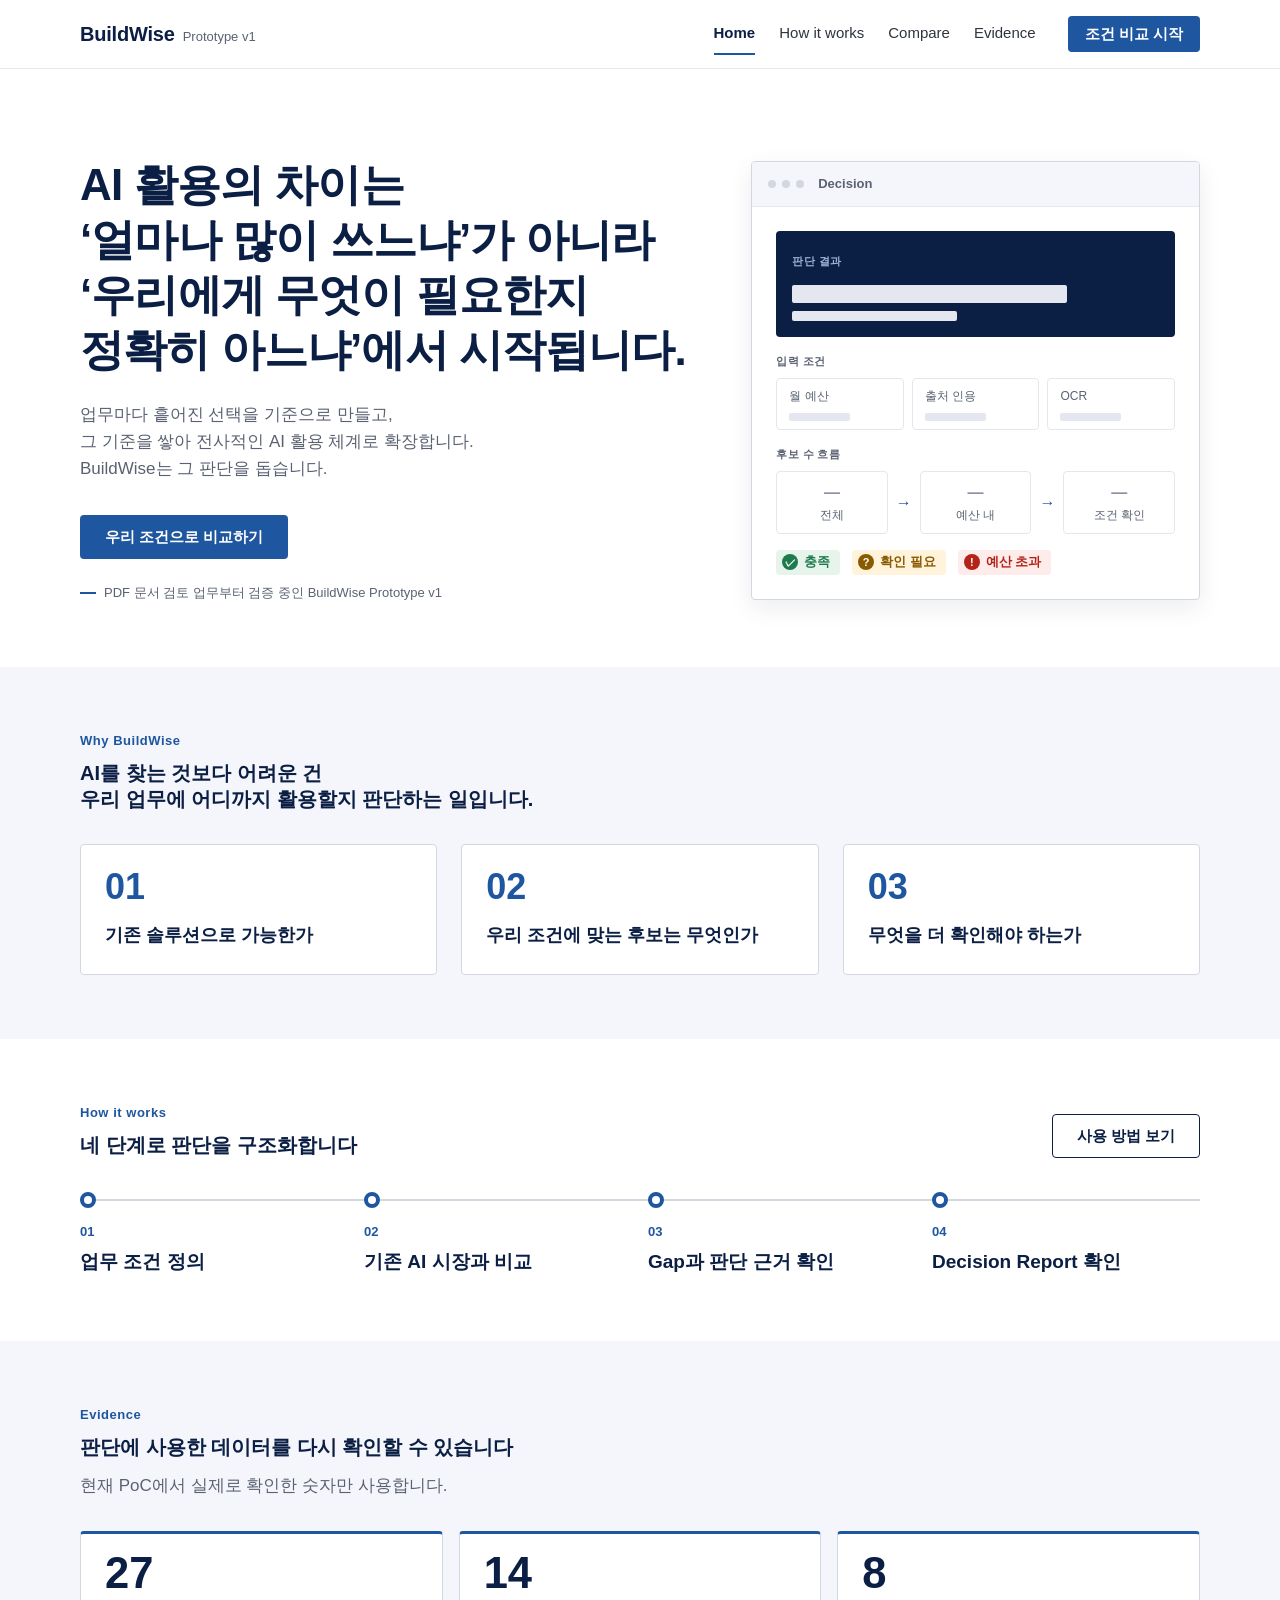
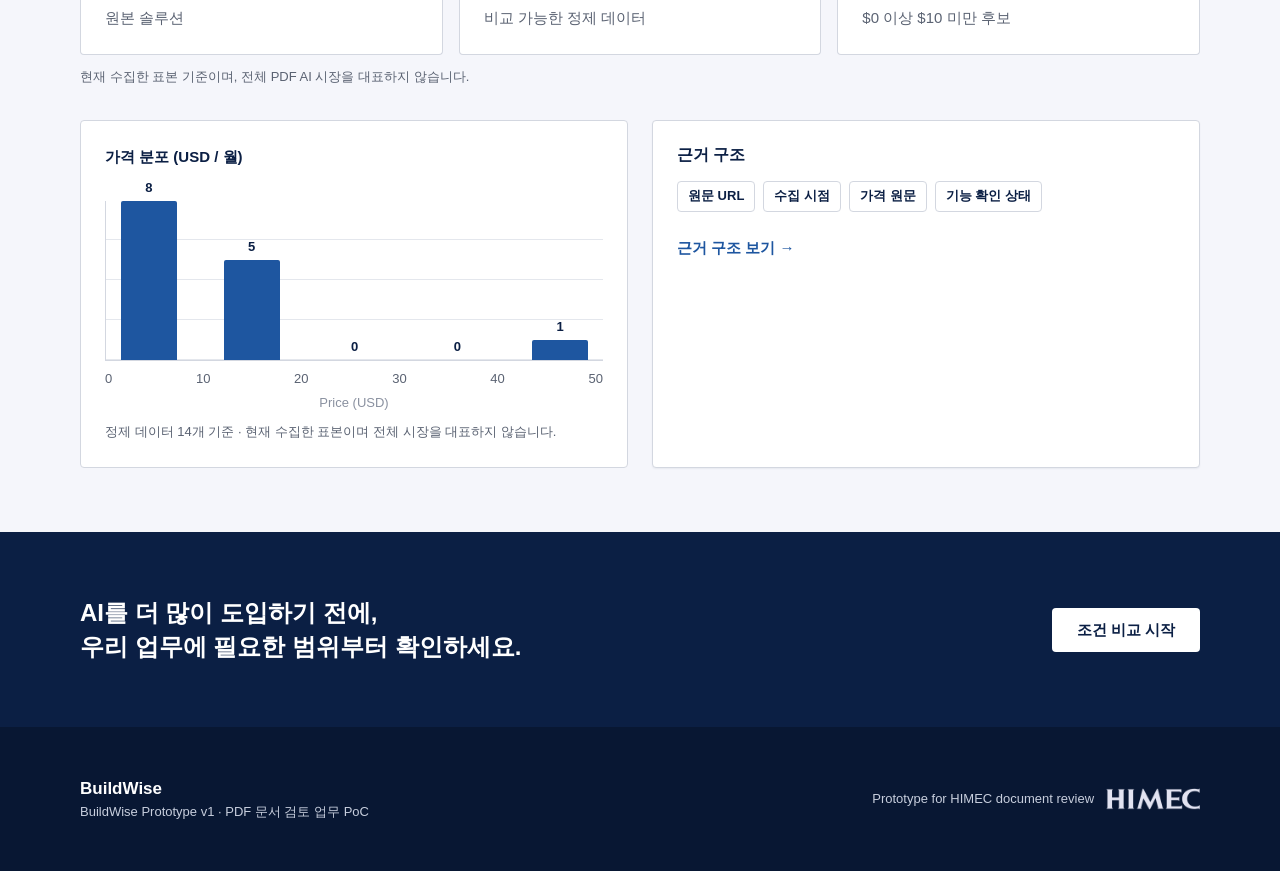
<file: index.html>
<!doctype html>
<html lang="ko">
<head>
  <meta charset="utf-8">
  <meta name="viewport" content="width=device-width, initial-scale=1">
  <title>BuildWise Prototype v1</title>
  <meta name="description" content="업무 조건과 기존 AI 솔루션을 비교해 AI 도입 판단을 돕는 BuildWise Prototype v1">
  <link rel="stylesheet" href="assets/css/style.css">
</head>
<body>
  <a class="visually-hidden" href="#main">본문 바로가기</a>

  <header class="site-header">
    <div class="container site-header__inner">
      <a class="brand" href="index.html">
        <span class="brand__name">BuildWise</span>
        <span class="brand__tag">Prototype v1</span>
      </a>
      <nav class="nav" aria-label="주요 메뉴">
        <a class="nav__link" href="index.html" aria-current="page">Home</a>
        <a class="nav__link" href="how-it-works.html">How it works</a>
        <a class="nav__link" href="compare.html">Compare</a>
        <a class="nav__link" href="index.html#evidence">Evidence</a>
      </nav>
      <a class="btn btn--primary btn--sm site-header__cta" href="compare.html">조건 비교 시작</a>
    </div>
  </header>

  <main id="main">
    <!-- 2. Hero: 왼쪽 카피 / 오른쪽 추상 Decision Preview -->
    <section class="hero">
      <div class="container hero__grid">
        <div>
          <h1 class="hero__title">
            AI 활용의 차이는<br>
            ‘얼마나 많이 쓰느냐’가 아니라<br>
            ‘우리에게 무엇이 필요한지<br>
            정확히 아느냐’에서 시작됩니다.
          </h1>
          <p class="hero__sub">
            업무마다 흩어진 선택을 기준으로 만들고,<br>
            그 기준을 쌓아 전사적인 AI 활용 체계로 확장합니다.<br>
            BuildWise는 그 판단을 돕습니다.
          </p>
          <div class="actions hero__actions">
            <a class="btn btn--primary" href="compare.html">우리 조건으로 비교하기</a>
          </div>
          <p class="hero__scope">PDF 문서 검토 업무부터 검증 중인 BuildWise Prototype v1</p>
        </div>

        <!-- 결과 화면의 구조만 보여 주는 추상 UI. 제품명·결과·숫자를 넣지 않는다. -->
        <div class="preview" aria-hidden="true">
          <div class="preview__bar"><i></i><i></i><i></i><span>Decision</span></div>
          <div class="preview__body">
            <div class="preview__verdict">
              <span class="decision-card__label">판단 결과</span>
              <span class="skeleton skeleton--lg w-75 mt-3"></span>
              <span class="skeleton w-45"></span>
            </div>
            <div>
              <span class="preview__label">입력 조건</span>
              <div class="preview__inputs">
                <div class="preview__input">월 예산<span class="skeleton w-60"></span></div>
                <div class="preview__input">출처 인용<span class="skeleton w-60"></span></div>
                <div class="preview__input">OCR<span class="skeleton w-60"></span></div>
              </div>
            </div>
            <div>
              <span class="preview__label">후보 수 흐름</span>
              <div class="funnel">
                <div class="funnel__step"><strong>—</strong>전체</div>
                <span class="funnel__arrow">→</span>
                <div class="funnel__step"><strong>—</strong>예산 내</div>
                <span class="funnel__arrow">→</span>
                <div class="funnel__step"><strong>—</strong>조건 확인</div>
              </div>
            </div>
            <div class="actions">
              <span class="badge badge--ok"><span class="badge__icon">✓</span>충족</span>
              <span class="badge badge--check"><span class="badge__icon">?</span>확인 필요</span>
              <span class="badge badge--over"><span class="badge__icon">!</span>예산 초과</span>
            </div>
          </div>
        </div>
      </div>
    </section>

    <!-- 3. Why BuildWise -->
    <section class="section section--neutral">
      <div class="container">
        <div class="section-head">
          <span class="eyebrow">Why BuildWise</span>
          <h2 class="section-title">
            AI를 찾는 것보다 어려운 건<br>
            우리 업무에 어디까지 활용할지 판단하는 일입니다.
          </h2>
        </div>
        <div class="grid grid--3">
          <div class="q-card">
            <span class="q-card__no">01</span>
            <p class="q-card__title">기존 솔루션으로 가능한가</p>
          </div>
          <div class="q-card">
            <span class="q-card__no">02</span>
            <p class="q-card__title">우리 조건에 맞는 후보는 무엇인가</p>
          </div>
          <div class="q-card">
            <span class="q-card__no">03</span>
            <p class="q-card__title">무엇을 더 확인해야 하는가</p>
          </div>
        </div>
      </div>
    </section>

    <!-- 4. How it works Preview -->
    <section class="section">
      <div class="container">
        <div class="section-head section-head--row">
          <div>
            <span class="eyebrow">How it works</span>
            <h2 class="section-title">네 단계로 판단을 구조화합니다</h2>
          </div>
          <a class="btn btn--secondary" href="how-it-works.html">사용 방법 보기</a>
        </div>
        <ol class="process">
          <li class="process__step">
            <span class="process__no">01</span>
            <p class="process__title">업무 조건 정의</p>
          </li>
          <li class="process__step">
            <span class="process__no">02</span>
            <p class="process__title">기존 AI 시장과 비교</p>
          </li>
          <li class="process__step">
            <span class="process__no">03</span>
            <p class="process__title">Gap과 판단 근거 확인</p>
          </li>
          <li class="process__step">
            <span class="process__no">04</span>
            <p class="process__title">Decision Report 확인</p>
          </li>
        </ol>
      </div>
    </section>

    <!-- 5. Evidence Preview (Global Navigation의 Evidence 앵커) -->
    <section class="section section--neutral" id="evidence">
      <div class="container">
        <div class="section-head">
          <span class="eyebrow">Evidence</span>
          <h2 class="section-title">판단에 사용한 데이터를 다시 확인할 수 있습니다</h2>
          <p class="lead">현재 PoC에서 실제로 확인한 숫자만 사용합니다.</p>
        </div>

        <div class="metrics metrics--3">
          <!-- 27은 원본 수집 행 수(data/raw.csv)로, buildwise_v1.json에 없는 값이라 정적으로 둔다.
               14와 8은 assets/js/home.js가 buildwise_v1.json에서 계산한다. -->
          <div class="metric">
            <span class="metric__value">27</span>
            <span class="metric__label">원본 솔루션</span>
          </div>
          <div class="metric">
            <span class="metric__value metric__value--empty" id="home-clean-count">—</span>
            <span class="metric__label">비교 가능한 정제 데이터</span>
          </div>
          <div class="metric">
            <span class="metric__value metric__value--empty" id="home-low-count">—</span>
            <span class="metric__label">$0 이상 $10 미만 후보</span>
          </div>
        </div>
        <p class="small mt-3">현재 수집한 표본 기준이며, 전체 PDF AI 시장을 대표하지 않습니다.</p>

        <div class="evidence-grid mt-6">
          <!-- 가격 분포 Histogram: assets/js/home.js가 data/buildwise_v1.json으로 막대를 그린다 -->
          <figure class="chart" aria-labelledby="hist-title">
            <figcaption class="chart__title" id="hist-title">가격 분포 (USD / 월)</figcaption>
            <div class="chart__plot"><div class="chart__bars" id="hist-bars"></div></div>
            <div class="chart__ticks"><span>0</span><span>10</span><span>20</span><span>30</span><span>40</span><span>50</span></div>
            <p class="chart__axis">Price (USD)</p>
            <p class="chart__note" id="hist-note" hidden></p>
          </figure>

          <div class="card" id="evidence-structure">
            <h3 class="block-title">근거 구조</h3>
            <div class="tags mt-4">
              <span class="tag">원문 URL</span>
              <span class="tag">수집 시점</span>
              <span class="tag">가격 원문</span>
              <span class="tag">기능 확인 상태</span>
            </div>
            <div class="actions mt-5">
              <a class="text-link" href="#evidence-structure">근거 구조 보기 →</a>
            </div>
          </div>
        </div>
      </div>
    </section>

    <!-- 6. Final CTA -->
    <section class="cta-band">
      <div class="container cta-band__inner">
        <p class="cta-band__title">
          AI를 더 많이 도입하기 전에,<br>
          우리 업무에 필요한 범위부터 확인하세요.
        </p>
        <a class="btn btn--primary" href="compare.html">조건 비교 시작</a>
      </div>
    </section>
  </main>

  <footer class="site-footer">
    <div class="container site-footer__inner">
      <div>
        <p class="site-footer__brand">BuildWise</p>
        <p>BuildWise Prototype v1 · PDF 문서 검토 업무 PoC</p>
      </div>
      <div class="site-footer__poc">
        <span>Prototype for HIMEC document review</span>
        <img src="assets/brand/himec-logo-on-dark.png" alt="HIMEC" width="94" height="22">
      </div>
    </div>
  </footer>

  <script src="assets/js/buildwise-rules.js"></script>
  <script src="assets/js/home.js"></script>
</body>
</html>
</file>
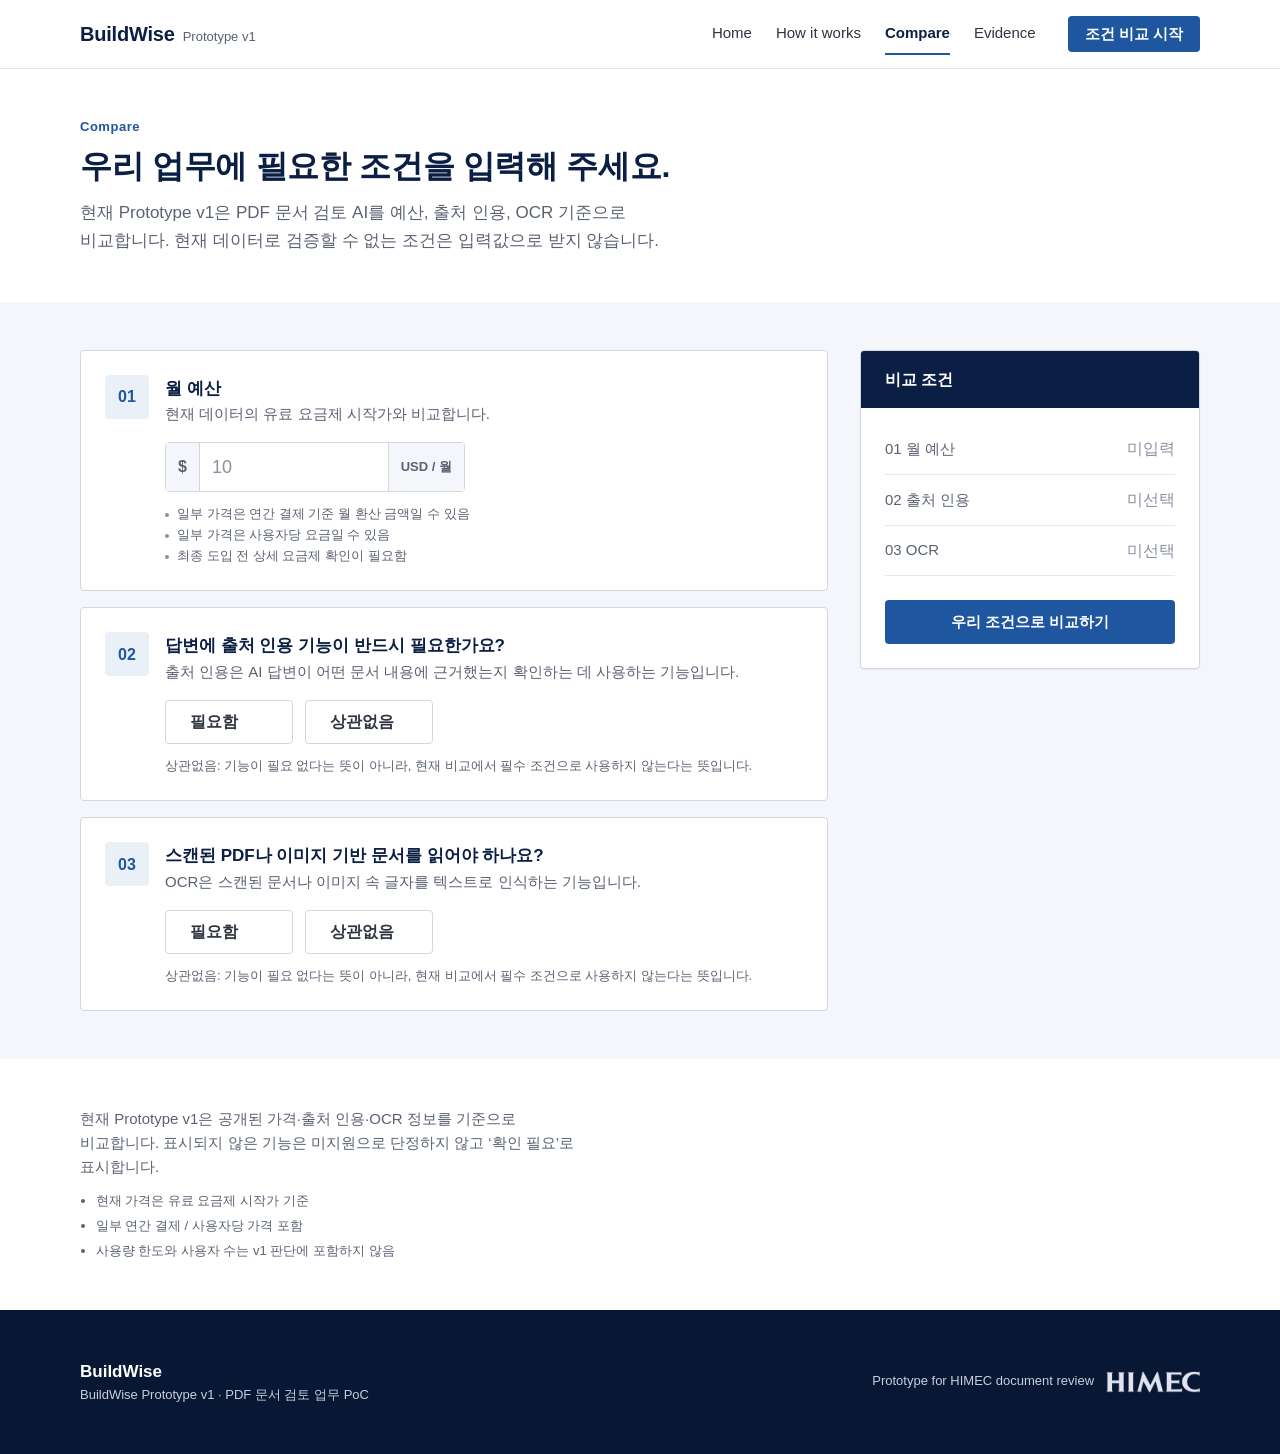
<file: compare.html>
<!doctype html>
<html lang="ko">
<head>
  <meta charset="utf-8">
  <meta name="viewport" content="width=device-width, initial-scale=1">
  <title>Compare · BuildWise Prototype v1</title>
  <link rel="stylesheet" href="assets/css/style.css">
</head>
<body>
  <a class="visually-hidden" href="#main">본문 바로가기</a>

  <header class="site-header">
    <div class="container site-header__inner">
      <a class="brand" href="index.html">
        <span class="brand__name">BuildWise</span>
        <span class="brand__tag">Prototype v1</span>
      </a>
      <nav class="nav" aria-label="주요 메뉴">
        <a class="nav__link" href="index.html">Home</a>
        <a class="nav__link" href="how-it-works.html">How it works</a>
        <a class="nav__link" href="compare.html" aria-current="page">Compare</a>
        <a class="nav__link" href="index.html#evidence">Evidence</a>
      </nav>
      <a class="btn btn--primary btn--sm site-header__cta" href="compare.html">조건 비교 시작</a>
    </div>
  </header>

  <main id="main">
    <!-- 2. Intro -->
    <section class="section section--tight">
      <div class="container">
        <span class="eyebrow">Compare</span>
        <h1 class="page-title">우리 업무에 필요한 조건을 입력해 주세요.</h1>
        <p class="lead">
          현재 Prototype v1은 PDF 문서 검토 AI를 예산, 출처 인용, OCR 기준으로 비교합니다.
          현재 데이터로 검증할 수 없는 조건은 입력값으로 받지 않습니다.
        </p>
      </div>
    </section>

    <section class="section section--tight section--neutral">
      <div class="container">
        <!-- 입력 3개: 모두 입력해야 Decision으로 이동 (기본 선택값 없음).
             JS가 없으면 브라우저 기본 required 검사로 동작한다. -->
        <form class="compare-layout" id="compare-form" action="decision.html" method="get">
          <div>
            <!-- 3. 월 예산 -->
            <div class="input-block" id="block-budget">
              <span class="input-block__no" aria-hidden="true">01</span>
              <div>
                <label class="field__label" for="budget">월 예산</label>
                <p class="field__help">현재 데이터의 유료 요금제 시작가와 비교합니다.</p>
                <div class="input-affix">
                  <span class="input-affix__prefix" aria-hidden="true">$</span>
                  <input class="input" id="budget" name="budget" type="number"
                         inputmode="decimal" min="0.01" step="0.01" placeholder="10" required
                         aria-describedby="error-budget">
                  <span class="input-affix__suffix">USD / 월</span>
                </div>
                <p class="field__error" id="error-budget" role="alert" hidden></p>
                <ul class="field__note">
                  <li>일부 가격은 연간 결제 기준 월 환산 금액일 수 있음</li>
                  <li>일부 가격은 사용자당 요금일 수 있음</li>
                  <li>최종 도입 전 상세 요금제 확인이 필요함</li>
                </ul>
              </div>
            </div>

            <!-- 4. 출처 인용 -->
            <div class="input-block" id="block-citation" role="group" aria-labelledby="q-citation" aria-describedby="error-citation">
              <span class="input-block__no" aria-hidden="true">02</span>
              <div>
                <p class="field__label" id="q-citation">답변에 출처 인용 기능이 반드시 필요한가요?</p>
                <p class="field__help">
                  출처 인용은 AI 답변이 어떤 문서 내용에 근거했는지 확인하는 데 사용하는 기능입니다.
                </p>
                <div class="choice-group">
                  <label class="choice">
                    <input type="radio" name="citation" value="required" required>
                    <span>필요함</span>
                  </label>
                  <label class="choice">
                    <input type="radio" name="citation" value="optional">
                    <span>상관없음</span>
                  </label>
                </div>
                <p class="field__error" id="error-citation" role="alert" hidden></p>
                <p class="field__note">
                  상관없음: 기능이 필요 없다는 뜻이 아니라, 현재 비교에서 필수 조건으로 사용하지 않는다는 뜻입니다.
                </p>
              </div>
            </div>

            <!-- 5. OCR -->
            <div class="input-block" id="block-ocr" role="group" aria-labelledby="q-ocr" aria-describedby="error-ocr">
              <span class="input-block__no" aria-hidden="true">03</span>
              <div>
                <p class="field__label" id="q-ocr">스캔된 PDF나 이미지 기반 문서를 읽어야 하나요?</p>
                <p class="field__help">
                  OCR은 스캔된 문서나 이미지 속 글자를 텍스트로 인식하는 기능입니다.
                </p>
                <div class="choice-group">
                  <label class="choice">
                    <input type="radio" name="ocr" value="required" required>
                    <span>필요함</span>
                  </label>
                  <label class="choice">
                    <input type="radio" name="ocr" value="optional">
                    <span>상관없음</span>
                  </label>
                </div>
                <p class="field__error" id="error-ocr" role="alert" hidden></p>
                <p class="field__note">
                  상관없음: 기능이 필요 없다는 뜻이 아니라, 현재 비교에서 필수 조건으로 사용하지 않는다는 뜻입니다.
                </p>
              </div>
            </div>
          </div>

          <!-- 6~7. 입력 요약 Preview + Primary CTA -->
          <aside class="summary-panel" aria-live="polite">
            <p class="summary-panel__head">비교 조건</p>
            <div class="summary-panel__body">
              <ul class="summary-list">
                <li><span class="summary-list__label">01 월 예산</span><span class="summary-list__value value-empty" id="sum-budget">미입력</span></li>
                <li><span class="summary-list__label">02 출처 인용</span><span class="summary-list__value value-empty" id="sum-citation">미선택</span></li>
                <li><span class="summary-list__label">03 OCR</span><span class="summary-list__value value-empty" id="sum-ocr">미선택</span></li>
              </ul>
              <button class="btn btn--primary btn--block mt-5" type="submit">우리 조건으로 비교하기</button>
            </div>
          </aside>
        </form>
      </div>
    </section>

    <!-- 8. Data Limit 안내 (문서형 유지) -->
    <section class="section section--tight">
      <div class="container">
        <p class="supporting">
          현재 Prototype v1은 공개된 가격·출처 인용·OCR 정보를 기준으로 비교합니다.
          표시되지 않은 기능은 미지원으로 단정하지 않고 ‘확인 필요’로 표시합니다.
        </p>
        <ul class="list small mt-3">
          <li>현재 가격은 유료 요금제 시작가 기준</li>
          <li>일부 연간 결제 / 사용자당 가격 포함</li>
          <li>사용량 한도와 사용자 수는 v1 판단에 포함하지 않음</li>
        </ul>
      </div>
    </section>
  </main>

  <footer class="site-footer">
    <div class="container site-footer__inner">
      <div>
        <p class="site-footer__brand">BuildWise</p>
        <p>BuildWise Prototype v1 · PDF 문서 검토 업무 PoC</p>
      </div>
      <div class="site-footer__poc">
        <span>Prototype for HIMEC document review</span>
        <img src="assets/brand/himec-logo-on-dark.png" alt="HIMEC" width="94" height="22">
      </div>
    </div>
  </footer>

  <script src="assets/js/compare.js"></script>
</body>
</html>
</file>
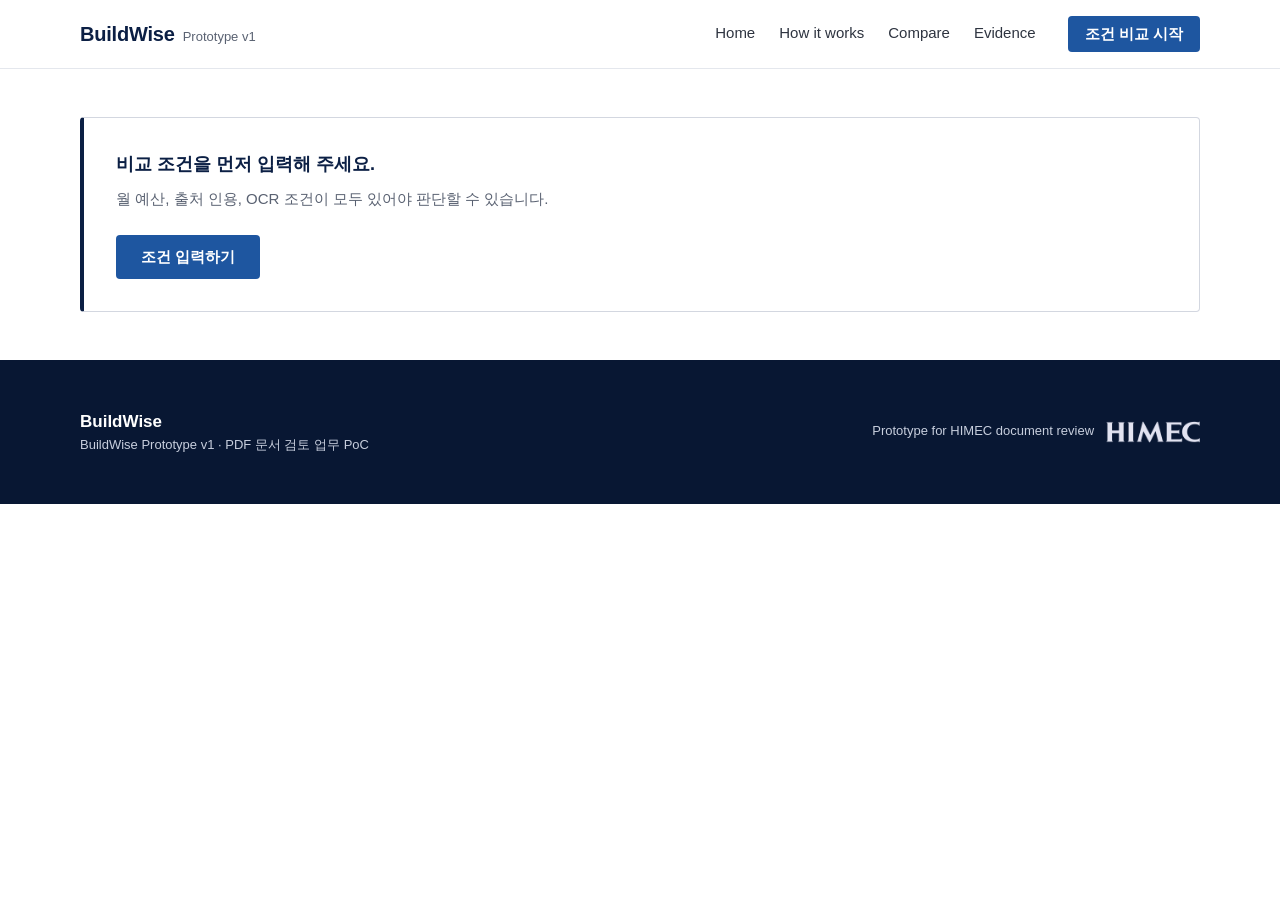
<file: decision.html>
<!doctype html>
<html lang="ko">
<head>
  <meta charset="utf-8">
  <meta name="viewport" content="width=device-width, initial-scale=1">
  <title>Decision · BuildWise Prototype v1</title>
  <link rel="stylesheet" href="assets/css/style.css">
</head>
<body>
  <a class="visually-hidden" href="#main">본문 바로가기</a>

  <header class="site-header">
    <div class="container site-header__inner">
      <a class="brand" href="index.html">
        <span class="brand__name">BuildWise</span>
        <span class="brand__tag">Prototype v1</span>
      </a>
      <nav class="nav" aria-label="주요 메뉴">
        <a class="nav__link" href="index.html">Home</a>
        <a class="nav__link" href="how-it-works.html">How it works</a>
        <a class="nav__link" href="compare.html">Compare</a>
        <a class="nav__link" href="index.html#evidence">Evidence</a>
      </nav>
      <a class="btn btn--primary btn--sm site-header__cta" href="compare.html">조건 비교 시작</a>
    </div>
  </header>

  <!-- data/buildwise_v1.json을 읽어 assets/js/decision.js가 값을 채운다.
       처음에는 빈 구조(.skeleton, "—")가 보이고, 판단 후 실제 값으로 바뀐다. -->
  <main id="main">
    <!-- 조건이 없거나 잘못된 경우 -->
    <section class="section section--tight" id="state-invalid" hidden>
      <div class="container">
        <div class="state-block">
          <p class="state-block__title">비교 조건을 먼저 입력해 주세요.</p>
          <p class="supporting mt-2">월 예산, 출처 인용, OCR 조건이 모두 있어야 판단할 수 있습니다.</p>
          <div class="actions mt-5"><a class="btn btn--primary" href="compare.html">조건 입력하기</a></div>
        </div>
      </div>
    </section>

    <!-- 데이터를 불러오지 못한 경우: 빈 결과를 정상 결과처럼 보여 주지 않는다 -->
    <section class="section section--tight" id="state-error" hidden>
      <div class="container">
        <div class="state-block state-block--error">
          <p class="state-block__title">후보 데이터를 불러오지 못했습니다.</p>
          <p class="supporting mt-2">판단 결과를 표시할 수 없습니다. 잠시 후 다시 시도해 주세요.</p>
          <div class="actions mt-5"><a class="btn btn--secondary" href="compare.html">조건 다시 입력하기</a></div>
        </div>
      </div>
    </section>

    <div id="result" aria-busy="true">
      <!-- 2. Top Summary -->
      <section class="section section--tight">
        <div class="container">
          <span class="eyebrow">Decision</span>

          <!-- 1) 한 줄 판단 -->
          <div class="decision-card" aria-live="polite">
            <p class="decision-card__label">한 줄 판단</p>
            <h1 class="decision-card__title" id="verdict-title">
              <span class="skeleton skeleton--lg w-60" aria-hidden="true"></span>
            </h1>
            <p class="mt-3" id="verdict-desc"><span class="skeleton w-45" aria-hidden="true"></span></p>
          </div>

          <!-- 2) 입력 조건 -->
          <div class="mt-5">
            <span class="flow__aux-label">입력 조건</span>
            <div class="tags">
              <span class="tag">월 예산&nbsp;<span id="in-budget" class="value-empty">—</span></span>
              <span class="tag">출처 인용&nbsp;<span id="in-citation" class="value-empty">—</span></span>
              <span class="tag">OCR&nbsp;<span id="in-ocr" class="value-empty">—</span></span>
            </div>
          </div>

          <!-- 3) 후보 수 -->
          <div class="metrics metrics--4 mt-5">
            <div class="metric">
              <span class="metric__value metric__value--empty" id="m-total">—</span>
              <span class="metric__label">전체 비교 후보 수</span>
            </div>
            <div class="metric">
              <span class="metric__value metric__value--empty" id="m-in-budget">—</span>
              <span class="metric__label">예산 내 후보 수</span>
            </div>
            <div class="metric">
              <span class="metric__value metric__value--empty" id="m-ok">—</span>
              <span class="metric__label">모든 필수 조건이 확인된 후보 수</span>
            </div>
            <div class="metric">
              <span class="metric__value metric__value--empty" id="m-check">—</span>
              <span class="metric__label">추가 확인 필요 후보 수</span>
            </div>
          </div>
        </div>
      </section>

      <!-- 3. Recommended Direction -->
      <section class="section section--tight section--divided">
        <div class="container">
          <div class="card card--accent">
            <p class="eyebrow">Recommended Direction</p>
            <h2 class="block-title" id="direction-title"><span class="skeleton skeleton--lg w-30" aria-hidden="true"></span></h2>
            <p class="supporting mt-3" id="direction-body">
              <span class="skeleton w-90" aria-hidden="true"></span>
              <span class="skeleton w-75" aria-hidden="true"></span>
            </p>
            <!-- 현재 조건에서 후보 없음일 때만 표시 -->
            <div class="actions mt-5" id="empty-cta" hidden>
              <a class="btn btn--primary" href="compare.html" id="empty-cta-link">예산 조건 다시 입력하기</a>
            </div>
          </div>
        </div>
      </section>

      <!-- 4~5. Candidate Comparison (후보 없음이면 숨김) -->
      <section class="section section--tight section--divided" id="section-candidates">
        <div class="container">
          <div class="section-head section-head--row">
            <h2 class="section-title">Candidate Comparison</h2>
            <p class="small">기본 순서: 모든 필수 조건 충족 → 추가 확인 필요 → 예산 초과</p>
          </div>

          <div class="status-counts">
            <div class="status-counts__item">
              <span class="badge badge--ok"><span class="badge__icon" aria-hidden="true">✓</span>충족</span>
              <span class="status-counts__value" id="c-ok">—</span>
            </div>
            <div class="status-counts__item">
              <span class="badge badge--check"><span class="badge__icon" aria-hidden="true">?</span>확인 필요</span>
              <span class="status-counts__value" id="c-check">—</span>
            </div>
            <div class="status-counts__item">
              <span class="badge badge--over"><span class="badge__icon" aria-hidden="true">!</span>예산 초과</span>
              <span class="status-counts__value" id="c-over">—</span>
            </div>
          </div>

          <div class="table-wrap mt-5">
            <table class="table table--wide">
              <thead>
                <tr>
                  <th scope="col">제품명</th>
                  <th scope="col" class="num">가격 (USD/월)</th>
                  <th scope="col">가격 원문</th>
                  <th scope="col">Citation</th>
                  <th scope="col">OCR</th>
                  <th scope="col">현재 조건 결과</th>
                  <th scope="col">확인 필요</th>
                  <th scope="col">원문</th>
                </tr>
              </thead>
              <tbody id="candidate-rows">
                <tr aria-hidden="true">
                  <td><span class="skeleton w-75"></span></td><td><span class="skeleton w-60"></span></td>
                  <td><span class="skeleton w-90"></span></td><td><span class="skeleton w-60"></span></td>
                  <td><span class="skeleton w-60"></span></td><td><span class="skeleton w-75"></span></td>
                  <td><span class="skeleton w-60"></span></td><td><span class="skeleton w-45"></span></td>
                </tr>
                <tr aria-hidden="true">
                  <td><span class="skeleton w-60"></span></td><td><span class="skeleton w-45"></span></td>
                  <td><span class="skeleton w-75"></span></td><td><span class="skeleton w-60"></span></td>
                  <td><span class="skeleton w-60"></span></td><td><span class="skeleton w-75"></span></td>
                  <td><span class="skeleton w-60"></span></td><td><span class="skeleton w-45"></span></td>
                </tr>
              </tbody>
            </table>
          </div>
        </div>
      </section>

      <!-- 6. Gap / 추가 확인 (후보 없음이면 숨김) -->
      <section class="section section--tight" id="section-gap">
        <div class="container">
          <div class="grid grid--2">
            <div class="info-block info-block--gap">
              <h2 class="info-block__title">
                <span class="badge badge--check"><span class="badge__icon" aria-hidden="true">?</span>확인 필요</span>
                현재 조건에서 추가 확인이 필요한 항목
              </h2>
              <ul class="result-list mt-3" id="gap-list">
                <li aria-hidden="true"><span class="skeleton w-60"></span></li>
              </ul>
            </div>
            <div class="card">
              <h2 class="block-title">도입 전 추가 확인</h2>
              <p class="small mt-2">현재 v1 데이터에 포함되지 않아 모든 후보에 대해 확인이 필요합니다.</p>
              <ul class="list supporting mt-3">
                <li>상세 요금제</li>
                <li>사용자 수 과금</li>
                <li>실제 처리 한도</li>
                <li>조직 보안 / 데이터 정책</li>
              </ul>
            </div>
          </div>
        </div>
      </section>

      <!-- 7. Evidence -->
      <section class="section section--tight section--neutral">
        <div class="container">
          <div class="section-head">
            <h2 class="section-title">Evidence</h2>
          </div>
          <div class="grid grid--2">
            <div class="card">
              <h3 class="block-title">판단에 사용한 데이터</h3>
              <dl class="kv mt-4">
                <dt>비교 후보</dt><dd id="ev-count">—</dd>
                <dt>수집 시점</dt><dd id="ev-scraped">—</dd>
                <dt>원문 출처</dt><dd>후보별 원문 링크 (Candidate Comparison ‘원문’ 열)</dd>
                <dt>가격 원문</dt><dd>후보별 가격 원문 (Candidate Comparison ‘가격 원문’ 열)</dd>
                <dt>기능 확인 기준</dt><dd>Citation = Yes, OCR = Scanned PDF support 일 때만 지원 확인</dd>
              </dl>
              <ul class="list small mt-4">
                <li>가격은 유료 요금제 시작가이며, 일부 연간 결제 / 사용자당 가격 포함</li>
                <li>표시되지 않은 기능은 미지원으로 단정하지 않고 ‘확인 필요’로 표시</li>
                <li>사용량 한도와 사용자 수는 v1 판단에 포함하지 않음</li>
              </ul>
            </div>
            <div class="card">
              <h3 class="block-title">현재 표본 기반 참고 정보</h3>
              <ul class="list supporting mt-3">
                <li>정제 데이터 14개</li>
                <li>$0 이상 $10 미만 후보 8개</li>
                <li>Citation Yes 그룹 평균 8.46 USD</li>
                <li>Citation No 그룹 평균 20.75 USD</li>
                <li>Citation No 그룹 n=4, 해당 그룹에 49 USD 값 포함</li>
              </ul>
              <p class="small mt-3">
                현재 수집한 표본의 결과이며 전체 시장을 대표하지 않습니다.
                추천 점수를 만드는 데 사용하지 않습니다.
              </p>
            </div>
          </div>
        </div>
      </section>

      <!-- 8. Next Action + Report Action -->
      <section class="section section--tight">
        <div class="container">
          <div id="section-next">
            <h2 class="section-title">다음으로 확인할 것</h2>
            <ul class="checklist mt-4" id="next-list">
              <li aria-hidden="true"><span class="checklist__box"></span><span class="skeleton w-45"></span></li>
              <li aria-hidden="true"><span class="checklist__box"></span><span class="skeleton w-60"></span></li>
            </ul>
          </div>
          <div class="actions mt-6">
            <a class="btn btn--primary" href="report.html" id="report-link">Decision Report 보기</a>
            <a class="btn btn--secondary" href="compare.html" id="reinput-link">조건 다시 입력하기</a>
          </div>
        </div>
      </section>
    </div>
  </main>

  <footer class="site-footer">
    <div class="container site-footer__inner">
      <div>
        <p class="site-footer__brand">BuildWise</p>
        <p>BuildWise Prototype v1 · PDF 문서 검토 업무 PoC</p>
      </div>
      <div class="site-footer__poc">
        <span>Prototype for HIMEC document review</span>
        <img src="assets/brand/himec-logo-on-dark.png" alt="HIMEC" width="94" height="22">
      </div>
    </div>
  </footer>

  <script src="assets/js/buildwise-rules.js"></script>
  <script src="assets/js/buildwise-ui.js"></script>
  <script src="assets/js/decision.js"></script>
</body>
</html>
</file>
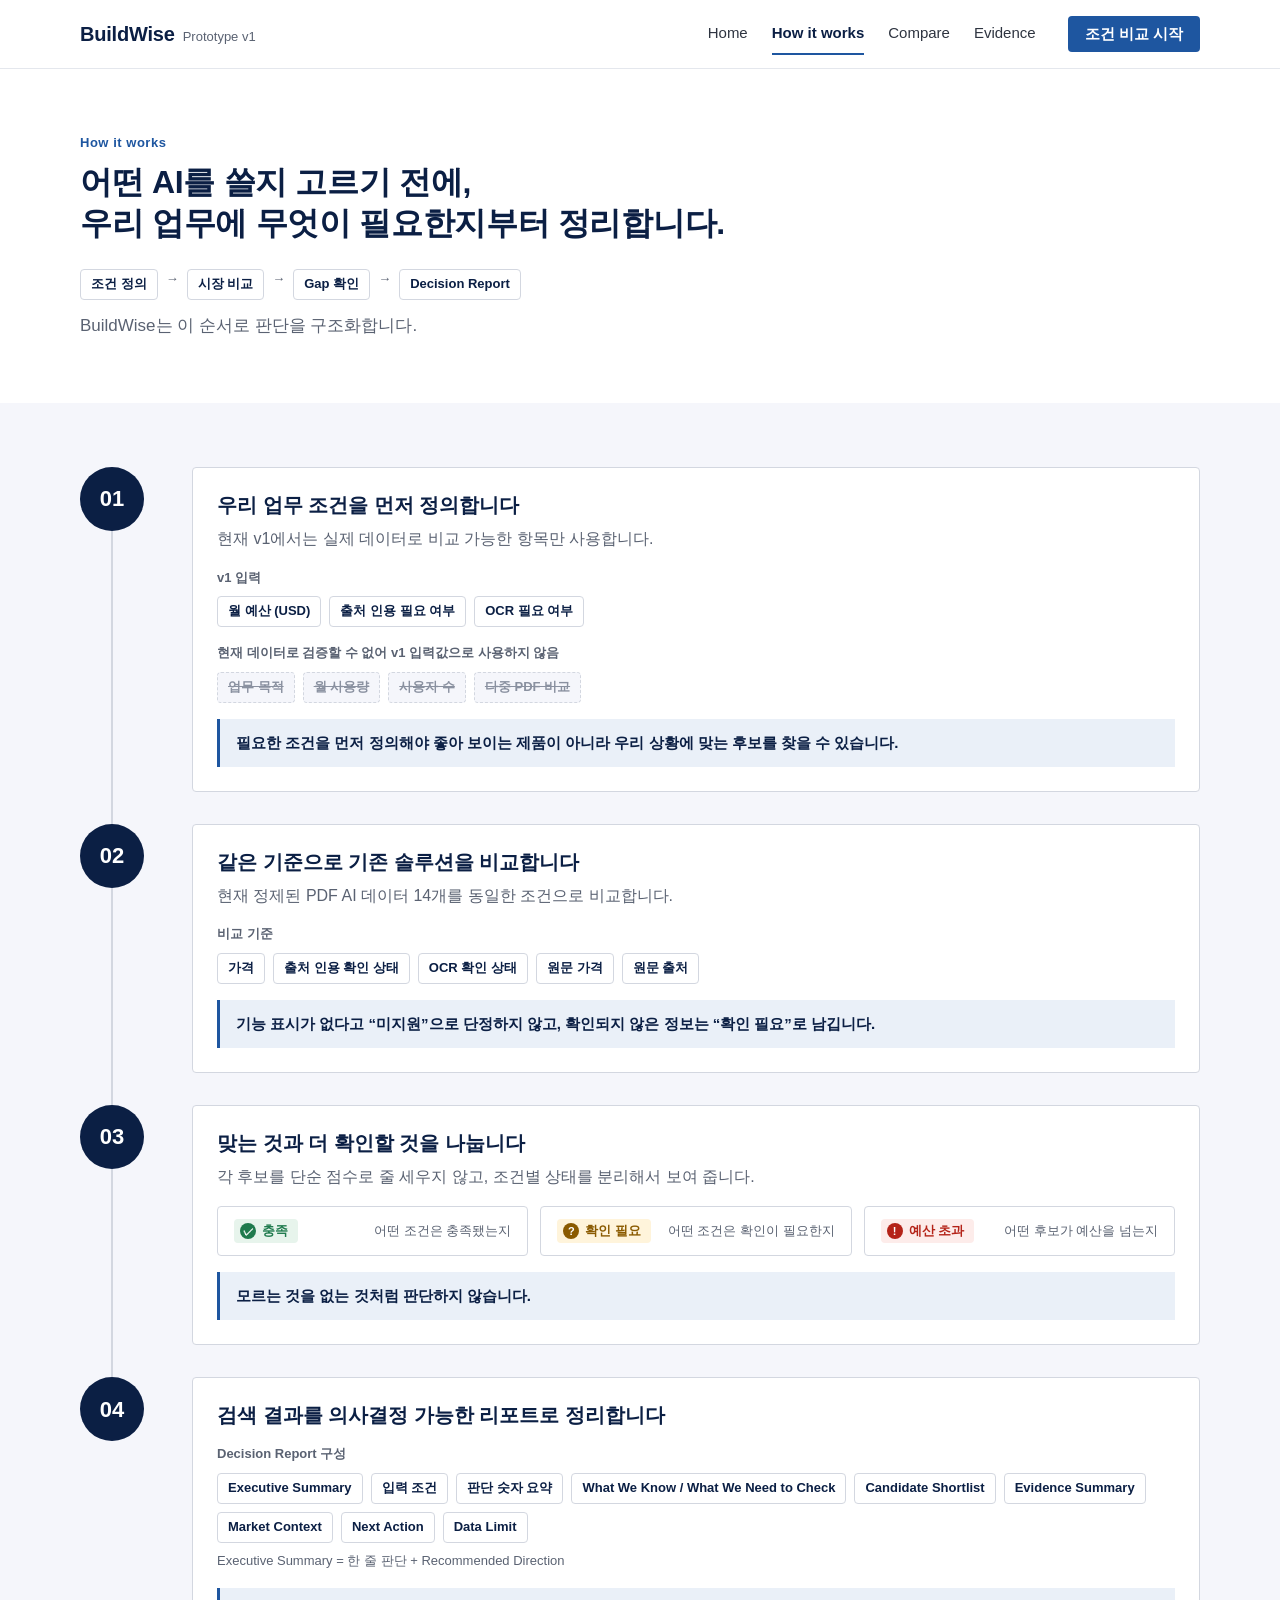
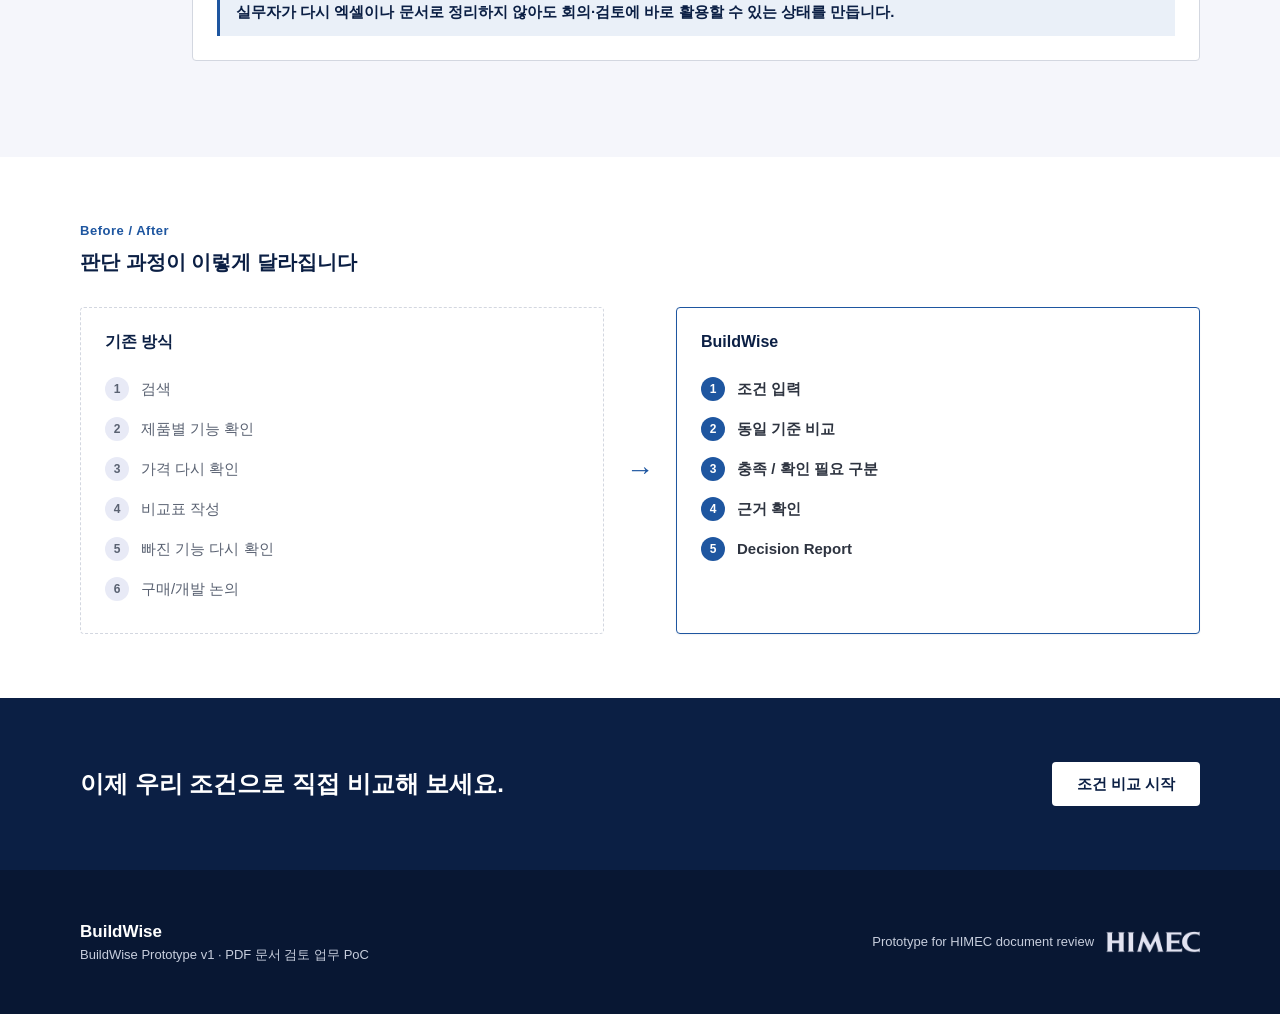
<file: how-it-works.html>
<!doctype html>
<html lang="ko">
<head>
  <meta charset="utf-8">
  <meta name="viewport" content="width=device-width, initial-scale=1">
  <title>How it works · BuildWise Prototype v1</title>
  <link rel="stylesheet" href="assets/css/style.css">
</head>
<body>
  <a class="visually-hidden" href="#main">본문 바로가기</a>

  <header class="site-header">
    <div class="container site-header__inner">
      <a class="brand" href="index.html">
        <span class="brand__name">BuildWise</span>
        <span class="brand__tag">Prototype v1</span>
      </a>
      <nav class="nav" aria-label="주요 메뉴">
        <a class="nav__link" href="index.html">Home</a>
        <a class="nav__link" href="how-it-works.html" aria-current="page">How it works</a>
        <a class="nav__link" href="compare.html">Compare</a>
        <a class="nav__link" href="index.html#evidence">Evidence</a>
      </nav>
      <a class="btn btn--primary btn--sm site-header__cta" href="compare.html">조건 비교 시작</a>
    </div>
  </header>

  <main id="main">
    <!-- 2. Intro -->
    <section class="section">
      <div class="container">
        <span class="eyebrow">How it works</span>
        <h1 class="page-title">
          어떤 AI를 쓸지 고르기 전에,<br>
          우리 업무에 무엇이 필요한지부터 정리합니다.
        </h1>
        <div class="tags mt-5" aria-label="판단 순서">
          <span class="tag">조건 정의</span><span class="small">→</span>
          <span class="tag">시장 비교</span><span class="small">→</span>
          <span class="tag">Gap 확인</span><span class="small">→</span>
          <span class="tag">Decision Report</span>
        </div>
        <p class="lead">BuildWise는 이 순서로 판단을 구조화합니다.</p>
      </div>
    </section>

    <!-- 3~6. 4단계 흐름 -->
    <section class="section section--neutral">
      <div class="container">
        <ol class="flow">
          <li class="flow__step">
            <span class="flow__no">01</span>
            <div class="flow__card">
              <h2 class="flow__title">우리 업무 조건을 먼저 정의합니다</h2>
              <p class="flow__desc">현재 v1에서는 실제 데이터로 비교 가능한 항목만 사용합니다.</p>
              <div class="flow__aux">
                <span class="flow__aux-label">v1 입력</span>
                <div class="tags">
                  <span class="tag">월 예산 (USD)</span>
                  <span class="tag">출처 인용 필요 여부</span>
                  <span class="tag">OCR 필요 여부</span>
                </div>
              </div>
              <div class="flow__aux">
                <span class="flow__aux-label">현재 데이터로 검증할 수 없어 v1 입력값으로 사용하지 않음</span>
                <div class="tags">
                  <span class="tag tag--muted">업무 목적</span>
                  <span class="tag tag--muted">월 사용량</span>
                  <span class="tag tag--muted">사용자 수</span>
                  <span class="tag tag--muted">다중 PDF 비교</span>
                </div>
              </div>
              <p class="flow__principle">
                필요한 조건을 먼저 정의해야 좋아 보이는 제품이 아니라
                우리 상황에 맞는 후보를 찾을 수 있습니다.
              </p>
            </div>
          </li>

          <li class="flow__step">
            <span class="flow__no">02</span>
            <div class="flow__card">
              <h2 class="flow__title">같은 기준으로 기존 솔루션을 비교합니다</h2>
              <p class="flow__desc">현재 정제된 PDF AI 데이터 14개를 동일한 조건으로 비교합니다.</p>
              <div class="flow__aux">
                <span class="flow__aux-label">비교 기준</span>
                <div class="tags">
                  <span class="tag">가격</span>
                  <span class="tag">출처 인용 확인 상태</span>
                  <span class="tag">OCR 확인 상태</span>
                  <span class="tag">원문 가격</span>
                  <span class="tag">원문 출처</span>
                </div>
              </div>
              <p class="flow__principle">
                기능 표시가 없다고 “미지원”으로 단정하지 않고,
                확인되지 않은 정보는 “확인 필요”로 남깁니다.
              </p>
            </div>
          </li>

          <li class="flow__step">
            <span class="flow__no">03</span>
            <div class="flow__card">
              <h2 class="flow__title">맞는 것과 더 확인할 것을 나눕니다</h2>
              <p class="flow__desc">각 후보를 단순 점수로 줄 세우지 않고, 조건별 상태를 분리해서 보여 줍니다.</p>
              <div class="flow__aux">
                <div class="status-counts">
                  <div class="status-counts__item">
                    <span class="badge badge--ok"><span class="badge__icon" aria-hidden="true">✓</span>충족</span>
                    <span class="small">어떤 조건은 충족됐는지</span>
                  </div>
                  <div class="status-counts__item">
                    <span class="badge badge--check"><span class="badge__icon" aria-hidden="true">?</span>확인 필요</span>
                    <span class="small">어떤 조건은 확인이 필요한지</span>
                  </div>
                  <div class="status-counts__item">
                    <span class="badge badge--over"><span class="badge__icon" aria-hidden="true">!</span>예산 초과</span>
                    <span class="small">어떤 후보가 예산을 넘는지</span>
                  </div>
                </div>
              </div>
              <p class="flow__principle">모르는 것을 없는 것처럼 판단하지 않습니다.</p>
            </div>
          </li>

          <li class="flow__step">
            <span class="flow__no">04</span>
            <div class="flow__card">
              <h2 class="flow__title">검색 결과를 의사결정 가능한 리포트로 정리합니다</h2>
              <div class="flow__aux">
                <span class="flow__aux-label">Decision Report 구성</span>
                <div class="tags">
                  <span class="tag">Executive Summary</span>
                  <span class="tag">입력 조건</span>
                  <span class="tag">판단 숫자 요약</span>
                  <span class="tag">What We Know / What We Need to Check</span>
                  <span class="tag">Candidate Shortlist</span>
                  <span class="tag">Evidence Summary</span>
                  <span class="tag">Market Context</span>
                  <span class="tag">Next Action</span>
                  <span class="tag">Data Limit</span>
                </div>
                <p class="small mt-2">Executive Summary = 한 줄 판단 + Recommended Direction</p>
              </div>
              <p class="flow__principle">
                실무자가 다시 엑셀이나 문서로 정리하지 않아도
                회의·검토에 바로 활용할 수 있는 상태를 만듭니다.
              </p>
            </div>
          </li>
        </ol>
      </div>
    </section>

    <!-- 7. Before / After -->
    <section class="section">
      <div class="container">
        <div class="section-head">
          <span class="eyebrow">Before / After</span>
          <h2 class="section-title">판단 과정이 이렇게 달라집니다</h2>
        </div>
        <div class="compare-flow">
          <div class="compare-flow__col compare-flow__col--before">
            <div class="compare-flow__head">
              <h3 class="block-title">기존 방식</h3>
            </div>
            <ol class="steps-mini steps-mini--muted">
              <li>검색</li>
              <li>제품별 기능 확인</li>
              <li>가격 다시 확인</li>
              <li>비교표 작성</li>
              <li>빠진 기능 다시 확인</li>
              <li>구매/개발 논의</li>
            </ol>
          </div>
          <div class="compare-flow__arrow" aria-hidden="true">→</div>
          <div class="compare-flow__col compare-flow__col--after">
            <div class="compare-flow__head">
              <h3 class="block-title">BuildWise</h3>
            </div>
            <ol class="steps-mini">
              <li>조건 입력</li>
              <li>동일 기준 비교</li>
              <li>충족 / 확인 필요 구분</li>
              <li>근거 확인</li>
              <li>Decision Report</li>
            </ol>
          </div>
        </div>
      </div>
    </section>

    <!-- 8. CTA -->
    <section class="cta-band">
      <div class="container cta-band__inner">
        <p class="cta-band__title">이제 우리 조건으로 직접 비교해 보세요.</p>
        <a class="btn btn--primary" href="compare.html">조건 비교 시작</a>
      </div>
    </section>
  </main>

  <footer class="site-footer">
    <div class="container site-footer__inner">
      <div>
        <p class="site-footer__brand">BuildWise</p>
        <p>BuildWise Prototype v1 · PDF 문서 검토 업무 PoC</p>
      </div>
      <div class="site-footer__poc">
        <span>Prototype for HIMEC document review</span>
        <img src="assets/brand/himec-logo-on-dark.png" alt="HIMEC" width="94" height="22">
      </div>
    </div>
  </footer>
</body>
</html>
</file>
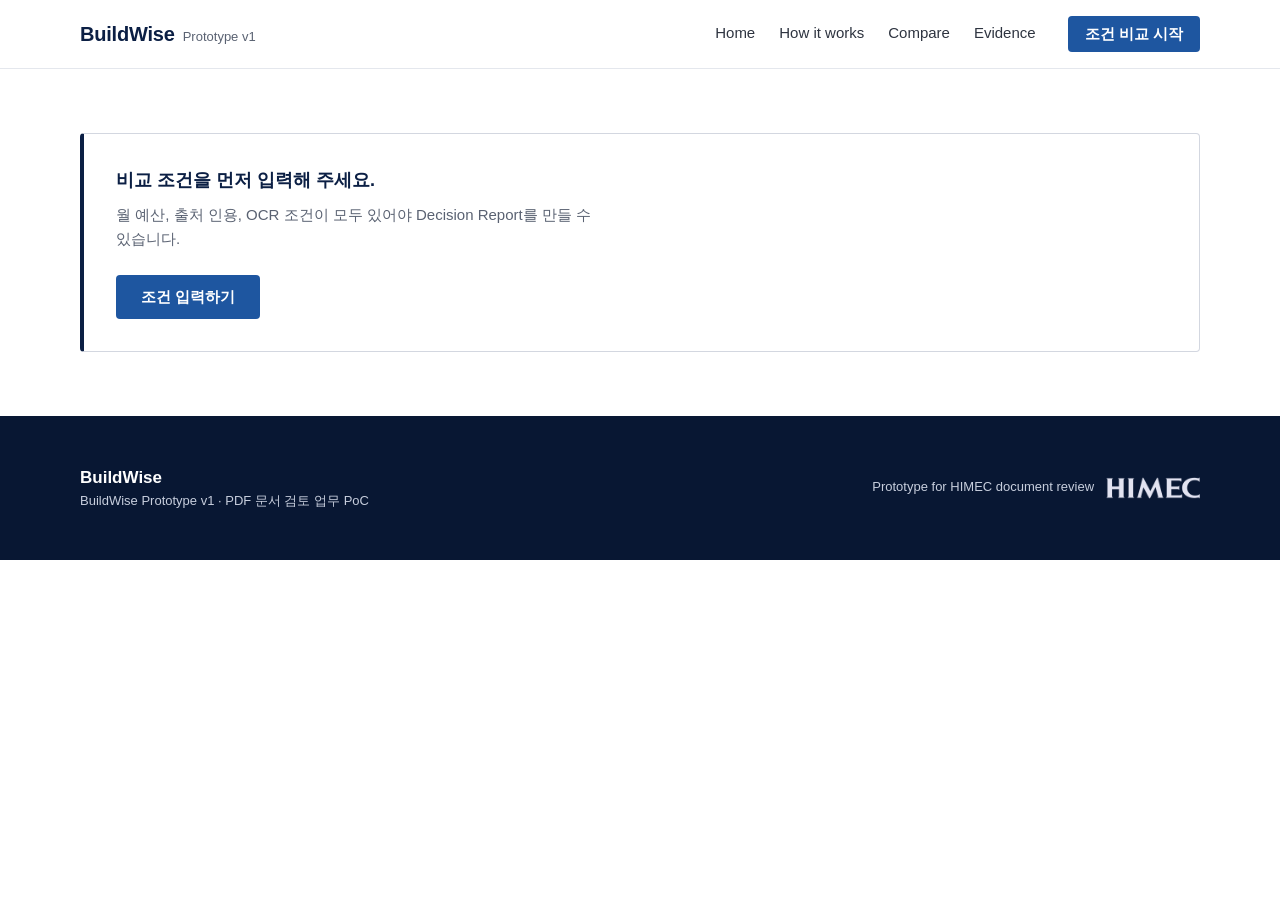
<file: report.html>
<!doctype html>
<html lang="ko">
<head>
  <meta charset="utf-8">
  <meta name="viewport" content="width=device-width, initial-scale=1">
  <title>Decision Report · BuildWise Prototype v1</title>
  <link rel="stylesheet" href="assets/css/style.css">
</head>
<body>
  <a class="visually-hidden" href="#main">본문 바로가기</a>

  <header class="site-header">
    <div class="container site-header__inner">
      <a class="brand" href="index.html">
        <span class="brand__name">BuildWise</span>
        <span class="brand__tag">Prototype v1</span>
      </a>
      <nav class="nav" aria-label="주요 메뉴">
        <a class="nav__link" href="index.html">Home</a>
        <a class="nav__link" href="how-it-works.html">How it works</a>
        <a class="nav__link" href="compare.html">Compare</a>
        <a class="nav__link" href="index.html#evidence">Evidence</a>
      </nav>
      <a class="btn btn--primary btn--sm site-header__cta" href="compare.html">조건 비교 시작</a>
    </div>
  </header>

  <!-- Decision과 같은 query · 같은 JSON · 같은 buildwise-rules.js로 assets/js/report.js가 채운다. -->
  <main id="main">
    <!-- 조건이 없거나 잘못된 경우 -->
    <section class="section" id="state-invalid" hidden>
      <div class="container">
        <div class="state-block">
          <p class="state-block__title">비교 조건을 먼저 입력해 주세요.</p>
          <p class="supporting mt-2">월 예산, 출처 인용, OCR 조건이 모두 있어야 Decision Report를 만들 수 있습니다.</p>
          <div class="actions mt-5"><a class="btn btn--primary" href="compare.html">조건 입력하기</a></div>
        </div>
      </div>
    </section>

    <!-- 데이터를 불러오지 못한 경우: 정상 리포트처럼 보이지 않게 한다 -->
    <section class="section" id="state-error" hidden>
      <div class="container">
        <div class="state-block state-block--error">
          <p class="state-block__title">후보 데이터를 불러오지 못했습니다.</p>
          <p class="supporting mt-2">Decision Report를 만들 수 없습니다. 잠시 후 다시 시도해 주세요.</p>
          <div class="actions mt-5">
            <button class="btn btn--primary" type="button" id="retry-btn">다시 시도</button>
            <a class="btn btn--secondary" href="compare.html" id="error-reinput-link">조건 입력하기</a>
          </div>
        </div>
      </div>
    </section>

    <section class="section" id="report-wrap">
      <div class="container">
        <article class="doc" id="report" aria-busy="true">
          <!-- 2. Report Header -->
          <header>
            <span class="eyebrow">BuildWise Decision Report</span>
            <h1 class="page-title">PDF 문서 검토 AI 도입 판단</h1>
            <dl class="doc-meta">
              <div><dt>분석 대상</dt><dd>PDF 문서 검토 AI</dd></div>
              <div><dt>생성 기준</dt><dd>사용자가 입력한 현재 조건</dd></div>
              <div><dt>데이터 수집 시점</dt><dd class="value-empty" id="meta-scraped">—</dd></div>
              <div><dt>범위</dt><dd>Prototype v1 · 현재 수집한 표본 기준</dd></div>
            </dl>
          </header>

          <!-- 3. Executive Summary (한 줄 판단 + Recommended Direction) -->
          <section class="doc__section">
            <h2>Executive Summary</h2>
            <div class="highlight" aria-live="polite">
              <p class="highlight__label">한 줄 판단</p>
              <p class="decision-title mt-2" id="exec-verdict"><span class="skeleton skeleton--lg w-60" aria-hidden="true"></span></p>
              <p class="small mt-2" id="exec-verdict-name" hidden></p>
              <p class="supporting mt-2" id="exec-summary"><span class="skeleton w-45" aria-hidden="true"></span></p>

              <p class="highlight__label mt-5">Recommended Direction</p>
              <p class="block-title mt-2" id="exec-direction-title"><span class="skeleton w-30" aria-hidden="true"></span></p>
              <p class="supporting mt-2" id="exec-direction-body">
                <span class="skeleton w-90" aria-hidden="true"></span>
                <span class="skeleton w-75" aria-hidden="true"></span>
              </p>
              <!-- 현재 조건에서 후보 없음일 때만 표시 -->
              <div class="actions mt-5" id="empty-cta" hidden>
                <a class="btn btn--primary" href="compare.html" id="empty-cta-link">예산 조건 다시 입력하기</a>
              </div>
            </div>
          </section>

          <!-- 4. 입력 조건 -->
          <section class="doc__section">
            <h2>입력 조건</h2>
            <div class="table-wrap">
              <table class="table table--kv">
                <tbody>
                  <tr><th scope="row">월 예산</th><td class="value-empty" id="in-budget">—</td></tr>
                  <tr><th scope="row">출처 인용</th><td class="value-empty" id="in-citation">—</td></tr>
                  <tr><th scope="row">OCR</th><td class="value-empty" id="in-ocr">—</td></tr>
                </tbody>
              </table>
            </div>
          </section>

          <!-- 5. 판단 숫자 요약 -->
          <section class="doc__section">
            <h2>판단 숫자 요약</h2>
            <div class="metrics metrics--4">
              <div class="metric">
                <span class="metric__value metric__value--empty" id="m-total">—</span>
                <span class="metric__label">전체 비교 후보 수</span>
              </div>
              <div class="metric">
                <span class="metric__value metric__value--empty" id="m-in-budget">—</span>
                <span class="metric__label">예산 내 후보 수</span>
              </div>
              <div class="metric">
                <span class="metric__value metric__value--empty" id="m-ok">—</span>
                <span class="metric__label">모든 필수 조건이 확인된 후보 수</span>
              </div>
              <div class="metric">
                <span class="metric__value metric__value--empty" id="m-check">—</span>
                <span class="metric__label">추가 확인 필요 후보 수</span>
              </div>
            </div>
          </section>

          <!-- 6. What We Know / What We Need to Check -->
          <section class="doc__section">
            <h2>What We Know / What We Need to Check</h2>
            <div class="grid grid--2" id="know-grid">
              <div class="info-block info-block--known">
                <h3 class="info-block__title">
                  <span class="badge badge--ok"><span class="badge__icon" aria-hidden="true">✓</span>충족</span>
                  현재 확인된 것
                </h3>
                <ul class="list supporting mt-3" id="known-list">
                  <li aria-hidden="true"><span class="skeleton w-75"></span></li>
                </ul>
              </div>
              <div class="info-block info-block--gap" id="need-block">
                <h3 class="info-block__title">
                  <span class="badge badge--check"><span class="badge__icon" aria-hidden="true">?</span>확인 필요</span>
                  추가 확인이 필요한 것
                </h3>
                <p class="flow__aux-label mt-4">후보 데이터에서 확인이 필요한 항목</p>
                <ul class="list supporting" id="need-candidates">
                  <li aria-hidden="true"><span class="skeleton w-75"></span></li>
                </ul>
                <p class="flow__aux-label mt-4">현재 v1 데이터의 한계 (모든 후보 도입 전 확인)</p>
                <ul class="list supporting">
                  <li>상세 요금제</li>
                  <li>사용자 수 과금</li>
                  <li>실제 처리 한도</li>
                  <li>조직 보안 / 데이터 정책</li>
                </ul>
              </div>
            </div>
          </section>

          <!-- 7. Candidate Shortlist (예산 초과 후보 제외, 후보 없음이면 숨김) -->
          <section class="doc__section" id="section-shortlist">
            <h2>Candidate Shortlist</h2>
            <p class="small">
              모든 필수 조건이 확인된 후보 → 추가 확인이 필요한 후보 순으로 묶습니다.
              예산 초과 후보는 포함하지 않으며, 순위나 추천 점수는 만들지 않습니다.
            </p>
            <div class="table-wrap mt-4">
              <table class="table table--dense">
                <thead>
                  <tr>
                    <th scope="col">제품명</th>
                    <th scope="col" class="num">가격 (USD/월)</th>
                    <th scope="col">가격 원문</th>
                    <th scope="col">Citation</th>
                    <th scope="col">OCR</th>
                    <th scope="col">현재 조건 결과</th>
                    <th scope="col">확인 필요 항목</th>
                    <th scope="col">원문</th>
                  </tr>
                </thead>
                <tbody id="shortlist-rows">
                  <tr aria-hidden="true">
                    <td><span class="skeleton w-75"></span></td><td><span class="skeleton w-60"></span></td>
                    <td><span class="skeleton w-90"></span></td><td><span class="skeleton w-60"></span></td>
                    <td><span class="skeleton w-60"></span></td><td><span class="skeleton w-75"></span></td>
                    <td><span class="skeleton w-60"></span></td><td><span class="skeleton w-45"></span></td>
                  </tr>
                </tbody>
              </table>
            </div>
          </section>

          <!-- 8. Evidence Summary -->
          <section class="doc__section" id="section-evidence">
            <h2>판단 근거</h2>
            <p class="supporting">
              판단 결과뿐 아니라 그 판단이 어떤 데이터에서 나왔는지 다시 확인할 수 있습니다.
            </p>
            <div class="card mt-4">
              <dl class="kv">
                <dt>데이터 출처</dt><dd id="ev-source">—</dd>
                <dt>수집 시점</dt><dd id="ev-scraped">—</dd>
                <dt>비교 후보</dt><dd id="ev-count">—</dd>
                <dt>가격 원문</dt><dd id="ev-price">—</dd>
                <dt>원문 링크</dt><dd id="ev-url">—</dd>
                <dt>기능 확인 기준</dt><dd>Citation = Yes, OCR = Scanned PDF support 일 때만 지원 확인. 그 외는 ‘확인 필요’</dd>
                <dt>데이터 정제 기준</dt><dd>USD 월 가격이 명확한 유료 요금제 시작가만 비교 대상에 포함</dd>
              </dl>
            </div>
          </section>

          <!-- 9. Market Context (JSON에서 계산) -->
          <section class="doc__section">
            <h2>Market Context</h2>
            <div class="grid grid--2">
              <div class="panel">
                <ul class="list supporting" id="mc-list">
                  <li aria-hidden="true"><span class="skeleton w-60"></span></li>
                </ul>
              </div>
              <figure class="chart" aria-labelledby="mc-chart-title">
                <figcaption class="chart__title" id="mc-chart-title">Citation 여부별 평균 가격 (USD / 월)</figcaption>
                <ul class="bar-rows">
                  <li>
                    <span>Citation Yes</span>
                    <span class="bar-rows__track"><span class="bar-rows__fill" id="bar-yes"></span></span>
                    <span class="bar-rows__value" id="bar-yes-value">—</span>
                  </li>
                  <li>
                    <span>Citation No</span>
                    <span class="bar-rows__track"><span class="bar-rows__fill" id="bar-no"></span></span>
                    <span class="bar-rows__value" id="bar-no-value">—</span>
                  </li>
                </ul>
                <p class="chart__note" id="mc-chart-note"></p>
              </figure>
            </div>
            <p class="small mt-3">
              현재 수집한 표본 기준이며, PDF AI 전체 시장을 대표하지 않습니다.
              Citation 평균 차이는 기능 유무가 가격 차이를 만들었다는 뜻이 아닙니다.
            </p>
          </section>

          <!-- 10. Next Action -->
          <section class="doc__section">
            <h2>Next Action</h2>
            <ol class="checklist" id="next-list">
              <li aria-hidden="true"><span class="checklist__box"></span><span class="skeleton w-45"></span></li>
              <li aria-hidden="true"><span class="checklist__box"></span><span class="skeleton w-60"></span></li>
            </ol>
            <p class="small mt-3" id="next-note" hidden></p>
          </section>

          <!-- 11. Data Limit / Disclaimer (문서형 유지) -->
          <section class="doc__section">
            <h2>Data Limit</h2>
            <ul class="list small">
              <li>현재 Prototype v1은 공개된 가격, Citation, OCR 정보를 기준으로 함</li>
              <li>가격은 유료 요금제 시작가</li>
              <li>일부 연간 결제 기준 월 환산 / 사용자당 가격 포함</li>
              <li>기능 미표시는 미지원으로 단정하지 않음</li>
              <li>사용량, 사용자 수, 보안 조건은 현재 판단 데이터에 포함되지 않음</li>
              <li>최종 도입 전 공식 원문 확인 필요</li>
            </ul>
          </section>

          <!-- 12. Report Actions (v1 확정 기능만) -->
          <section class="doc__section">
            <div class="actions">
              <a class="btn btn--secondary" href="compare.html" id="rebuild-link">조건 다시 비교하기</a>
              <a class="text-link" href="#section-shortlist" id="source-link">후보 원문 보기 →</a>
            </div>
          </section>
        </article>
      </div>
    </section>
  </main>

  <footer class="site-footer">
    <div class="container site-footer__inner">
      <div>
        <p class="site-footer__brand">BuildWise</p>
        <p>BuildWise Prototype v1 · PDF 문서 검토 업무 PoC</p>
      </div>
      <div class="site-footer__poc">
        <span>Prototype for HIMEC document review</span>
        <img src="assets/brand/himec-logo-on-dark.png" alt="HIMEC" width="94" height="22">
      </div>
    </div>
  </footer>

  <script src="assets/js/buildwise-rules.js"></script>
  <script src="assets/js/buildwise-ui.js"></script>
  <script src="assets/js/report.js"></script>
</body>
</html>
</file>
<file: assets/css/style.css>
/* BuildWise Prototype v1 — 공통 스타일
   기준: docs/PROTOTYPE_V1_VISUAL_GUIDE.md
   색 HEX는 참고 후보 값이며 HIMEC 공식 컬러가 아니다. */

/* ---------- 1. 디자인 토큰 ---------- */
:root {
  /* 색 역할 */
  --c-primary: #1E56A0;
  --c-primary-hover: #17457F;
  --c-primary-tint: #EAF0F8;
  --c-navy: #0B1F44;
  --c-navy-2: #16305E;
  --c-neutral: #E8EAF6;
  --c-neutral-soft: #F5F6FB;
  --c-white: #FFFFFF;
  --c-text: #2E3440;
  --c-text-secondary: #5A6272;
  --c-text-muted: #8A91A0;
  --c-border: #D3D7E0;
  --c-divider: #E4E7ED;
  --c-skeleton: #E4E7EF;

  /* 상태 색: 충족 / 확인 필요 / 예산 초과 */
  --c-ok: #1F7A4D;
  --c-ok-bg: #E7F4EC;
  --c-check: #8A5A00;
  --c-check-bg: #FFF4DB;
  --c-over: #B42318;
  --c-over-bg: #FDECEA;

  /* 타이포 */
  --font-sans: -apple-system, BlinkMacSystemFont, "Apple SD Gothic Neo", "Noto Sans KR",
    "Malgun Gothic", "Segoe UI", sans-serif;
  --fs-display: clamp(1.875rem, 1.3rem + 2vw, 2.75rem);
  --fs-page-title: clamp(1.5rem, 1.25rem + 1vw, 2rem);
  --fs-section-title: 1.25rem;
  --fs-body: 1rem;
  --fs-supporting: 0.9375rem;
  --fs-small: 0.8125rem;
  --fs-metric: clamp(2rem, 1.6rem + 1.4vw, 2.75rem);

  /* 간격 */
  --space-1: 4px;
  --space-2: 8px;
  --space-3: 12px;
  --space-4: 16px;
  --space-5: 24px;
  --space-6: 32px;
  --space-7: 48px;
  --space-8: 64px;
  --space-9: 88px;

  /* 형태: 작은 Radius, 최소 Shadow */
  --radius: 4px;
  --shadow-sm: 0 1px 2px rgba(11, 31, 68, 0.06);
  --container: 1120px;
  --gutter: 24px;
  --header-h: 68px;
  --measure: 62ch;
}

/* ---------- 2. 기본 ---------- */
*, *::before, *::after { box-sizing: border-box; }

html { scroll-behavior: smooth; scroll-padding-top: calc(var(--header-h) + 16px); }

body {
  margin: 0;
  background: var(--c-white);
  color: var(--c-text);
  font-family: var(--font-sans);
  font-size: var(--fs-body);
  line-height: 1.6;
  word-break: keep-all;
  -webkit-font-smoothing: antialiased;
}

h1, h2, h3, h4 { color: var(--c-navy); line-height: 1.3; margin: 0; }
p { margin: 0; }
a { color: var(--c-primary); }
img { max-width: 100%; }
ul, ol { margin: 0; padding: 0; }
figure { margin: 0; }

:focus-visible { outline: 2px solid var(--c-primary); outline-offset: 2px; }

.visually-hidden {
  position: absolute; width: 1px; height: 1px; overflow: hidden;
  clip: rect(0 0 0 0); white-space: nowrap;
}

/* ---------- 3. Layout: Container / Section / Grid ---------- */
.container {
  width: 100%;
  max-width: calc(var(--container) + var(--gutter) * 2);
  margin: 0 auto;
  padding: 0 var(--gutter);
}

.section { padding: var(--space-8) 0; }
.section--loose { padding: var(--space-9) 0; }
.section--tight { padding: var(--space-7) 0; }
.section--neutral { background: var(--c-neutral-soft); }
.section--divided { border-top: 1px solid var(--c-divider); }

.section-head { margin-bottom: var(--space-6); max-width: 720px; }
.section-head--row { max-width: none; display: flex; flex-wrap: wrap; align-items: end; justify-content: space-between; gap: var(--space-4); }

.eyebrow {
  display: block;
  margin-bottom: var(--space-2);
  font-size: var(--fs-small);
  font-weight: 700;
  letter-spacing: 0.04em;
  color: var(--c-primary);
}

.page-title { font-size: var(--fs-page-title); font-weight: 800; letter-spacing: -0.01em; }
.section-title { font-size: var(--fs-section-title); font-weight: 700; }
.block-title { font-size: 1rem; font-weight: 700; color: var(--c-navy); }
.lead { margin-top: var(--space-3); max-width: var(--measure); font-size: 1.0625rem; color: var(--c-text-secondary); }
.supporting { max-width: var(--measure); font-size: var(--fs-supporting); color: var(--c-text-secondary); }
.small { font-size: var(--fs-small); color: var(--c-text-secondary); }

.grid { display: grid; gap: var(--space-5); }
.grid--2 { grid-template-columns: repeat(2, minmax(0, 1fr)); }
.grid--3 { grid-template-columns: repeat(3, minmax(0, 1fr)); }
.grid--4 { grid-template-columns: repeat(4, minmax(0, 1fr)); }

.mt-2 { margin-top: var(--space-2); }
.mt-3 { margin-top: var(--space-3); }
.mt-4 { margin-top: var(--space-4); }
.mt-5 { margin-top: var(--space-5); }
.mt-6 { margin-top: var(--space-6); }

.list { padding-left: 1.2em; }
.list li + li { margin-top: var(--space-1); }

/* ---------- 4. Header / Navigation ---------- */
.site-header {
  position: sticky;
  top: 0;
  z-index: 10;
  background: var(--c-white);
  border-bottom: 1px solid var(--c-divider);
}

.site-header__inner {
  display: flex;
  align-items: center;
  gap: var(--space-6);
  min-height: var(--header-h);
}

.brand { display: inline-flex; align-items: baseline; gap: var(--space-2); text-decoration: none; color: var(--c-navy); }
.brand__name { font-size: 1.25rem; font-weight: 800; letter-spacing: -0.01em; }
.brand__tag { font-size: var(--fs-small); color: var(--c-text-secondary); font-weight: 500; }

.nav { display: flex; align-items: center; gap: var(--space-5); margin-left: auto; }
.nav__link {
  color: var(--c-text);
  text-decoration: none;
  font-size: var(--fs-supporting);
  font-weight: 500;
  padding: var(--space-2) 0;
  border-bottom: 2px solid transparent;
  white-space: nowrap;
}
.nav__link:hover { color: var(--c-primary); }
.nav__link[aria-current="page"] { color: var(--c-navy); font-weight: 700; border-bottom-color: var(--c-primary); }

/* ---------- 5. Buttons ---------- */
.btn {
  display: inline-flex;
  align-items: center;
  justify-content: center;
  gap: var(--space-2);
  min-height: 44px;
  padding: 0 var(--space-5);
  border: 1px solid transparent;
  border-radius: var(--radius);
  font: inherit;
  font-size: var(--fs-supporting);
  font-weight: 600;
  text-decoration: none;
  cursor: pointer;
  transition: background-color 0.15s, border-color 0.15s, color 0.15s;
}
.btn--primary { background: var(--c-primary); color: var(--c-white); }
.btn--primary:hover { background: var(--c-primary-hover); }
.btn--secondary { background: var(--c-white); color: var(--c-navy); border-color: var(--c-navy); }
.btn--secondary:hover { background: var(--c-neutral-soft); }
.btn--sm { min-height: 36px; padding: 0 var(--space-4); }
.btn--block { width: 100%; }

.text-link { font-weight: 600; font-size: var(--fs-supporting); text-decoration: none; color: var(--c-primary); }
.text-link:hover { text-decoration: underline; }

.actions { display: flex; flex-wrap: wrap; align-items: center; gap: var(--space-3); }

/* ---------- 6. Status Badge (3종만) ---------- */
.badge {
  display: inline-flex;
  align-items: center;
  gap: 6px;
  padding: 2px 10px 2px 6px;
  border-radius: var(--radius);
  font-size: var(--fs-small);
  font-weight: 700;
  line-height: 1.6;
  white-space: nowrap;
}
.badge__icon {
  display: inline-grid;
  place-items: center;
  width: 16px;
  height: 16px;
  border-radius: 50%;
  font-size: 11px;
  font-weight: 800;
  color: var(--c-white);
}
.badge--ok { background: var(--c-ok-bg); color: var(--c-ok); }
.badge--ok .badge__icon { background: var(--c-ok); }
.badge--check { background: var(--c-check-bg); color: var(--c-check); }
.badge--check .badge__icon { background: var(--c-check); }
.badge--over { background: var(--c-over-bg); color: var(--c-over); }
.badge--over .badge__icon { background: var(--c-over); }

/* ---------- 7. Tag (짧은 항목 칩) ---------- */
.tags { display: flex; flex-wrap: wrap; gap: var(--space-2); }
.tag {
  display: inline-flex;
  align-items: center;
  padding: 4px 10px;
  border: 1px solid var(--c-border);
  border-radius: var(--radius);
  background: var(--c-white);
  font-size: var(--fs-small);
  font-weight: 600;
  color: var(--c-navy);
}
.tag--muted { color: var(--c-text-muted); background: var(--c-neutral-soft); border-style: dashed; text-decoration: line-through; }

/* ---------- 8. Card / Metric / Highlight ---------- */
.card {
  background: var(--c-white);
  border: 1px solid var(--c-border);
  border-radius: var(--radius);
  padding: var(--space-5);
  box-shadow: var(--shadow-sm);
}
.card--accent { border-left: 4px solid var(--c-primary); }
.card--navy-top { border-top: 3px solid var(--c-navy); }

/* 핵심 숫자 */
.metrics { display: grid; gap: var(--space-4); }
.metrics--3 { grid-template-columns: repeat(3, minmax(0, 1fr)); }
.metrics--4 { grid-template-columns: repeat(4, minmax(0, 1fr)); }
.metric {
  background: var(--c-white);
  border: 1px solid var(--c-border);
  border-top: 3px solid var(--c-primary);
  border-radius: var(--radius);
  padding: var(--space-4) var(--space-5) var(--space-5);
}
.metric__value {
  display: block;
  font-size: var(--fs-metric);
  font-weight: 800;
  line-height: 1.1;
  color: var(--c-navy);
  font-variant-numeric: tabular-nums;
}
.metric__value--empty { color: var(--c-text-muted); }
.metric__label { display: block; margin-top: var(--space-2); font-size: var(--fs-supporting); color: var(--c-text-secondary); }

/* 판단 결과 카드 (가장 큰 결론) */
.decision-card {
  background: var(--c-navy);
  color: #C9D2E3;
  border-radius: var(--radius);
  padding: var(--space-6);
}
.decision-card__label { font-size: var(--fs-small); font-weight: 700; letter-spacing: 0.04em; color: #9FB1D4; }
.decision-card__title { margin-top: var(--space-3); color: var(--c-white); font-size: clamp(1.375rem, 1.1rem + 1vw, 1.875rem); font-weight: 800; }
.decision-card .skeleton { background: rgba(255, 255, 255, 0.14); }

/* 결론 강조 (Report) */
.highlight { background: var(--c-primary-tint); border-left: 4px solid var(--c-navy); border-radius: var(--radius); padding: var(--space-5); }
.highlight__label { font-size: var(--fs-small); font-weight: 700; color: var(--c-text-secondary); }
.decision-title { font-size: clamp(1.25rem, 1.05rem + 0.8vw, 1.625rem); font-weight: 800; color: var(--c-navy); line-height: 1.35; }

/* 번호 Anchor가 있는 질문 카드 */
.q-card { padding: var(--space-5); background: var(--c-white); border: 1px solid var(--c-border); border-radius: var(--radius); }
.q-card__no {
  display: block;
  font-size: 2.25rem;
  font-weight: 800;
  line-height: 1;
  color: var(--c-primary);
  font-variant-numeric: tabular-nums;
}
.q-card__title { margin-top: var(--space-4); font-size: 1.125rem; font-weight: 700; color: var(--c-navy); }

/* 보조 정보 영역 (Evidence, Data Limit 등) */
.panel { background: var(--c-neutral-soft); border: 1px solid var(--c-divider); border-radius: var(--radius); padding: var(--space-5); }

/* 정보 유형 구분 블록 */
.info-block { padding: var(--space-5); border-radius: var(--radius); }
.info-block--gap { background: var(--c-check-bg); border-left: 4px solid var(--c-check); }
.info-block--known { background: var(--c-ok-bg); border-left: 4px solid var(--c-ok); }
.info-block__title { display: flex; flex-wrap: wrap; align-items: center; gap: var(--space-2); font-size: 1.0625rem; font-weight: 700; color: var(--c-navy); }

/* 빈 구조 (다음 단계에서 값이 들어갈 자리) */
.skeleton { display: block; height: 10px; border-radius: 2px; background: var(--c-skeleton); }
.skeleton + .skeleton { margin-top: var(--space-2); }
.skeleton--lg { height: 18px; }
.w-30 { width: 30%; } .w-45 { width: 45%; } .w-60 { width: 60%; } .w-75 { width: 75%; } .w-90 { width: 90%; }
.value-empty { color: var(--c-text-muted); }

/* ---------- 9. Inputs ---------- */
.input-block {
  display: grid;
  grid-template-columns: 44px minmax(0, 1fr);
  gap: var(--space-4);
  padding: var(--space-5);
  margin: 0;
  min-width: 0;
  background: var(--c-white);
  border: 1px solid var(--c-border);
  border-radius: var(--radius);
}
.input-block + .input-block { margin-top: var(--space-4); }
.input-block:focus-within { border-color: var(--c-primary); }
.input-block__no {
  display: grid;
  place-items: center;
  width: 44px;
  height: 44px;
  border-radius: var(--radius);
  background: var(--c-primary-tint);
  color: var(--c-primary);
  font-weight: 800;
  font-variant-numeric: tabular-nums;
}
.field__label { display: block; float: left; width: 100%; padding: 0; font-size: 1.0625rem; font-weight: 700; color: var(--c-navy); }
.field__label + * { clear: both; }
.field__help { margin-top: var(--space-1); margin-bottom: var(--space-4); font-size: var(--fs-supporting); color: var(--c-text-secondary); }
.field__note { margin-top: var(--space-3); font-size: var(--fs-small); color: var(--c-text-secondary); }
.field__note li { list-style: none; padding-left: 12px; position: relative; }
.field__note li::before { content: ""; position: absolute; left: 0; top: 0.7em; width: 4px; height: 4px; border-radius: 50%; background: var(--c-text-muted); }

.input-affix {
  display: flex;
  align-items: stretch;
  max-width: 300px;
  border: 1px solid var(--c-border);
  border-radius: var(--radius);
  background: var(--c-white);
}
.input-affix:focus-within { border-color: var(--c-primary); box-shadow: 0 0 0 3px rgba(30, 86, 160, 0.15); }
.input-affix__prefix,
.input-affix__suffix {
  display: grid;
  place-items: center;
  padding: 0 var(--space-3);
  color: var(--c-text-secondary);
  font-weight: 600;
  background: var(--c-neutral-soft);
}
.input-affix__prefix { border-right: 1px solid var(--c-border); }
.input-affix__suffix { border-left: 1px solid var(--c-border); font-size: var(--fs-small); }
.input { flex: 1; min-width: 0; min-height: 48px; padding: 0 var(--space-3); border: 0; font: inherit; font-size: 1.125rem; font-weight: 600; color: var(--c-navy); background: transparent; }
.input:focus { outline: none; }
.input::placeholder { color: var(--c-text-muted); font-weight: 400; }

/* 선택형: 기본 선택값 없음 */
.choice-group { display: flex; flex-wrap: wrap; gap: var(--space-3); }
.choice { position: relative; }
.choice input { position: absolute; opacity: 0; inset: 0; margin: 0; cursor: pointer; }
.choice span {
  display: inline-flex;
  align-items: center;
  min-height: 44px;
  min-width: 128px;
  padding: 0 var(--space-5);
  border: 1px solid var(--c-border);
  border-radius: var(--radius);
  background: var(--c-white);
  font-weight: 600;
  color: var(--c-text);
}
.choice input:hover + span { border-color: var(--c-primary); }
.choice input:focus-visible + span { outline: 2px solid var(--c-primary); outline-offset: 2px; }
.choice input:checked + span { border-color: var(--c-primary); background: var(--c-primary); color: var(--c-white); }

/* 비교 조건 요약 패널 */
.summary-panel {
  position: sticky;
  top: calc(var(--header-h) + var(--space-5));
  border: 1px solid var(--c-border);
  border-radius: var(--radius);
  background: var(--c-white);
  box-shadow: var(--shadow-sm);
  overflow: hidden;
}
.summary-panel__head { padding: var(--space-4) var(--space-5); background: var(--c-navy); color: var(--c-white); font-weight: 700; }
.summary-panel__body { padding: var(--space-4) var(--space-5) var(--space-5); }
.summary-list { list-style: none; }
.summary-list li { display: flex; justify-content: space-between; align-items: center; gap: var(--space-3); padding: var(--space-3) 0; border-bottom: 1px solid var(--c-divider); }
.summary-list__label { font-size: var(--fs-supporting); color: var(--c-text-secondary); }
.summary-list__value { font-weight: 700; color: var(--c-navy); }
.summary-list__value.value-empty { font-weight: 500; color: var(--c-text-muted); }

/* ---------- 10. Table ---------- */
.table-wrap { overflow-x: auto; border: 1px solid var(--c-border); border-top: 2px solid var(--c-navy); border-radius: 0 0 var(--radius) var(--radius); }
.table { width: 100%; border-collapse: collapse; font-size: var(--fs-supporting); }
.table th,
.table td { padding: var(--space-3) var(--space-4); text-align: left; vertical-align: middle; border-bottom: 1px solid var(--c-divider); }
.table tr:last-child td { border-bottom: 0; }
.table th { font-size: var(--fs-small); font-weight: 700; color: var(--c-text-secondary); background: var(--c-neutral-soft); white-space: nowrap; }
.table td.num,
.table th.num { text-align: right; font-variant-numeric: tabular-nums; }
.table tbody tr:hover { background: var(--c-neutral-soft); }
.table--wide { min-width: 880px; }
.table--kv th { width: 36%; }
/* 문서형 Report 폭(880px) 안에서 가로 스크롤 없이 읽히는 밀도 */
.table--dense { font-size: var(--fs-small); }
.table--dense th,
.table--dense td { padding: var(--space-3) var(--space-2); }
.table--dense th:first-child,
.table--dense td:first-child { padding-left: var(--space-4); }
.table--dense .cell-name { white-space: normal; min-width: 96px; }
.table--dense .cell-raw { min-width: 0; max-width: 150px; }
.table--dense .badge { padding: 1px 8px 1px 4px; }

/* ---------- 11. Process / Flow ---------- */
/* Home: 점과 선의 가로 흐름 */
.process { list-style: none; display: grid; grid-template-columns: repeat(4, minmax(0, 1fr)); gap: var(--space-4); }
.process__step { position: relative; padding-top: var(--space-6); }
.process__step::before { content: ""; position: absolute; top: 9px; left: 0; right: calc(var(--space-4) * -1); height: 2px; background: var(--c-border); }
.process__step:last-child::before { right: 0; }
.process__step::after { content: ""; position: absolute; top: 2px; left: 0; width: 16px; height: 16px; border-radius: 50%; background: var(--c-white); border: 4px solid var(--c-primary); }
.process__no { display: block; font-size: var(--fs-small); font-weight: 700; color: var(--c-primary); font-variant-numeric: tabular-nums; }
.process__title { margin-top: var(--space-1); font-size: 1.1875rem; font-weight: 800; color: var(--c-navy); }

/* How it works: 세로 연결 흐름 */
.flow { list-style: none; }
.flow__step { display: grid; grid-template-columns: 88px minmax(0, 1fr); gap: var(--space-5); position: relative; padding-bottom: var(--space-6); }
.flow__step:not(:last-child)::before { content: ""; position: absolute; left: 31px; top: 64px; bottom: 0; width: 2px; background: var(--c-border); }
.flow__no {
  display: grid;
  place-items: center;
  width: 64px;
  height: 64px;
  border-radius: 50%;
  background: var(--c-navy);
  color: var(--c-white);
  font-size: 1.375rem;
  font-weight: 800;
  font-variant-numeric: tabular-nums;
}
.flow__card { padding: var(--space-5); background: var(--c-white); border: 1px solid var(--c-border); border-radius: var(--radius); }
.flow__title { font-size: 1.25rem; font-weight: 800; }
.flow__desc { margin-top: var(--space-2); max-width: var(--measure); color: var(--c-text-secondary); }
.flow__aux { margin-top: var(--space-4); }
.flow__aux-label { display: block; margin-bottom: var(--space-2); font-size: var(--fs-small); font-weight: 700; color: var(--c-text-secondary); }
.flow__principle { margin-top: var(--space-4); padding: var(--space-3) var(--space-4); background: var(--c-primary-tint); border-left: 3px solid var(--c-primary); color: var(--c-navy); font-weight: 700; font-size: var(--fs-supporting); }

/* Before / After */
.compare-flow { display: grid; grid-template-columns: minmax(0, 1fr) 72px minmax(0, 1fr); align-items: stretch; }
.compare-flow__col { padding: var(--space-5); border-radius: var(--radius); }
.compare-flow__col--before { background: var(--c-white); border: 1px dashed var(--c-border); }
.compare-flow__col--after { background: var(--c-white); border: 1px solid var(--c-primary); box-shadow: var(--shadow-sm); }
.compare-flow__head { display: flex; align-items: center; justify-content: space-between; margin-bottom: var(--space-4); }
.compare-flow__arrow { display: grid; place-items: center; color: var(--c-primary); font-size: 1.75rem; font-weight: 800; }
.steps-mini { list-style: none; counter-reset: s; }
.steps-mini li { counter-increment: s; position: relative; display: flex; align-items: center; gap: var(--space-3); padding: var(--space-2) 0; font-weight: 600; font-size: var(--fs-supporting); }
.steps-mini li::before {
  content: counter(s);
  flex: none;
  display: grid;
  place-items: center;
  width: 24px;
  height: 24px;
  border-radius: 50%;
  font-size: 12px;
  font-weight: 800;
  background: var(--c-primary);
  color: var(--c-white);
}
.steps-mini--muted li { color: var(--c-text-secondary); font-weight: 500; }
.steps-mini--muted li::before { background: var(--c-neutral); color: var(--c-text-secondary); }

/* ---------- 12. Chart frame (빈 구조) ---------- */
.chart { background: var(--c-white); border: 1px solid var(--c-border); border-radius: var(--radius); padding: var(--space-5); }
.chart__title { font-size: var(--fs-supporting); font-weight: 700; color: var(--c-navy); }
.chart__plot {
  position: relative;
  height: 160px;
  margin-top: var(--space-4);
  border-left: 1px solid var(--c-border);
  border-bottom: 1px solid var(--c-border);
  background-image: repeating-linear-gradient(to top, var(--c-divider) 0 1px, transparent 1px 40px);
}
.chart__ticks { display: flex; justify-content: space-between; margin-top: var(--space-2); font-size: var(--fs-small); color: var(--c-text-secondary); font-variant-numeric: tabular-nums; }
.chart__axis { margin-top: var(--space-1); text-align: center; font-size: var(--fs-small); color: var(--c-text-muted); }
.bar-rows { list-style: none; margin-top: var(--space-4); }
.bar-rows li { display: grid; grid-template-columns: 96px minmax(0, 1fr) 76px; align-items: center; gap: var(--space-3); padding: var(--space-2) 0; font-size: var(--fs-supporting); font-weight: 600; color: var(--c-navy); }
.bar-rows__track { position: relative; height: 14px; border-radius: 2px; background: var(--c-neutral-soft); border: 1px solid var(--c-divider); overflow: hidden; }
.bar-rows__fill { position: absolute; inset: 0 auto 0 0; width: 0; background: var(--c-primary); }
.bar-rows__value { text-align: right; font-weight: 800; font-variant-numeric: tabular-nums; }

/* 상태 Count 요약 */
.status-counts { display: grid; grid-template-columns: repeat(3, minmax(0, 1fr)); gap: var(--space-3); }
.status-counts__item { display: flex; align-items: center; justify-content: space-between; gap: var(--space-3); padding: var(--space-3) var(--space-4); border: 1px solid var(--c-border); border-radius: var(--radius); background: var(--c-white); }
.status-counts__value { font-size: 1.25rem; font-weight: 800; color: var(--c-text-muted); font-variant-numeric: tabular-nums; }

/* 입력 오류 */
.field__error { display: flex; align-items: center; gap: 6px; margin-top: var(--space-3); font-size: var(--fs-supporting); font-weight: 700; color: var(--c-over); }
.field__error[hidden] { display: none; }
.field__error::before { content: "!"; display: inline-grid; place-items: center; width: 16px; height: 16px; border-radius: 50%; background: var(--c-over); color: var(--c-white); font-size: 11px; font-weight: 800; }
.input-block.is-invalid { border-color: var(--c-over); box-shadow: 0 0 0 1px var(--c-over); }
.input-block.is-invalid .input-block__no { background: var(--c-over-bg); color: var(--c-over); }

/* Histogram 막대 (실제 데이터로 그림) */
.chart__plot:has(.chart__bars) { margin-top: var(--space-6); }
.chart__bars { position: absolute; inset: 0; display: grid; grid-template-columns: repeat(5, minmax(0, 1fr)); align-items: end; gap: 10%; padding: 0 3%; }
.chart__bar { position: relative; background: var(--c-primary); border-radius: 2px 2px 0 0; min-height: 0; }
.chart__bar-value { position: absolute; bottom: 100%; left: 50%; transform: translateX(-50%); padding-bottom: 2px; font-size: var(--fs-small); font-weight: 800; color: var(--c-navy); font-variant-numeric: tabular-nums; }
.chart__note { margin-top: var(--space-2); font-size: var(--fs-small); color: var(--c-text-secondary); }

/* 표 안 보조 요소 */
.link-out { font-weight: 600; font-size: var(--fs-small); text-decoration: none; white-space: nowrap; }
.link-out:hover { text-decoration: underline; }
.cell-raw { font-size: var(--fs-small); color: var(--c-text-secondary); min-width: 180px; }
.cell-name { font-weight: 700; color: var(--c-navy); white-space: nowrap; }
.table tr.group-row td { background: var(--c-neutral-soft); font-size: var(--fs-small); font-weight: 700; color: var(--c-text-secondary); padding-top: var(--space-2); padding-bottom: var(--space-2); }

/* 결과 목록 */
.result-list { list-style: none; }
.result-list li { padding: var(--space-3) 0; border-bottom: 1px solid rgba(138, 90, 0, 0.18); }
.result-list li:last-child { border-bottom: 0; }
.result-list__title { font-weight: 700; color: var(--c-navy); }
.result-list__meta { margin-top: 2px; font-size: var(--fs-small); color: var(--c-text-secondary); }
.checklist li span.checklist__text { flex: 1; }
.kv { display: grid; grid-template-columns: max-content minmax(0, 1fr); gap: var(--space-2) var(--space-5); font-size: var(--fs-supporting); }
.kv dt { color: var(--c-text-secondary); }
.kv dd { margin: 0; font-weight: 600; color: var(--c-navy); }

/* 화면 상태 (조건 없음 / 로드 실패) */
.state-block { padding: var(--space-6); border: 1px solid var(--c-border); border-left: 4px solid var(--c-navy); border-radius: var(--radius); background: var(--c-white); }
.state-block--error { border-left-color: var(--c-over); }
.state-block__title { font-size: 1.125rem; font-weight: 700; color: var(--c-navy); }
[hidden] { display: none !important; }

/* ---------- 13. Page pieces ---------- */
/* Hero */
.hero { padding: var(--space-9) 0 var(--space-8); }
.hero__grid { display: grid; grid-template-columns: minmax(0, 1.15fr) minmax(0, 0.85fr); gap: var(--space-8); align-items: center; }
.hero__title { font-size: var(--fs-display); font-weight: 800; letter-spacing: -0.02em; line-height: 1.25; }
.hero__sub { margin-top: var(--space-5); font-size: 1.0625rem; color: var(--c-text-secondary); max-width: 48ch; }
.hero__actions { margin-top: var(--space-6); }
.hero__scope { margin-top: var(--space-5); font-size: var(--fs-small); color: var(--c-text-secondary); }
.hero__scope::before { content: ""; display: inline-block; width: 16px; height: 2px; margin-right: var(--space-2); vertical-align: middle; background: var(--c-primary); }

/* Hero 오른쪽: 추상적인 Decision Preview (실제 결과·제품명 없음) */
.preview { border: 1px solid var(--c-border); border-radius: var(--radius); background: var(--c-white); box-shadow: 0 8px 24px rgba(11, 31, 68, 0.08); overflow: hidden; }
.preview__bar { display: flex; align-items: center; gap: 6px; padding: var(--space-3) var(--space-4); background: var(--c-neutral-soft); border-bottom: 1px solid var(--c-divider); }
.preview__bar i { width: 8px; height: 8px; border-radius: 50%; background: var(--c-border); }
.preview__bar span { margin-left: var(--space-2); font-size: var(--fs-small); font-weight: 700; color: var(--c-text-secondary); }
.preview__body { padding: var(--space-5); display: grid; gap: var(--space-4); }
.preview__verdict { background: var(--c-navy); border-radius: var(--radius); padding: var(--space-4); }
.preview__verdict .decision-card__label { font-size: 11px; }
.preview__label { display: block; margin-bottom: var(--space-2); font-size: 11px; font-weight: 700; letter-spacing: 0.04em; color: var(--c-text-secondary); }
.preview__inputs { display: grid; grid-template-columns: repeat(3, minmax(0, 1fr)); gap: var(--space-2); }
.preview__input { padding: var(--space-2) var(--space-3); border: 1px solid var(--c-divider); border-radius: var(--radius); font-size: 12px; color: var(--c-text-secondary); }
.preview__input .skeleton { margin-top: 6px; height: 8px; }
.funnel { display: grid; grid-template-columns: 1fr auto 1fr auto 1fr; align-items: center; gap: var(--space-2); }
.funnel__step { padding: var(--space-2) var(--space-3); border: 1px solid var(--c-divider); border-radius: var(--radius); text-align: center; font-size: 12px; color: var(--c-text-secondary); }
.funnel__step strong { display: block; font-size: 1rem; color: var(--c-text-muted); }
.funnel__arrow { color: var(--c-primary); font-weight: 800; }

/* Compare 레이아웃 */
.compare-layout { display: grid; grid-template-columns: minmax(0, 1fr) 340px; gap: var(--space-6); align-items: start; }

/* Evidence 영역 */
.evidence-grid { display: grid; grid-template-columns: minmax(0, 1fr) minmax(0, 1fr); gap: var(--space-5); align-items: stretch; }

/* 문서형 Report */
.doc { max-width: 880px; }
.doc__section { margin-top: var(--space-7); padding-top: var(--space-7); border-top: 1px solid var(--c-divider); }
.doc__section > h2 { font-size: var(--fs-section-title); margin-bottom: var(--space-4); }
.doc-meta { display: grid; grid-template-columns: repeat(4, minmax(0, 1fr)); gap: var(--space-4); margin-top: var(--space-5); padding: var(--space-4) 0 0; border-top: 2px solid var(--c-navy); }
.doc-meta dt { font-size: var(--fs-small); color: var(--c-text-secondary); }
.doc-meta dd { margin: var(--space-1) 0 0; font-weight: 700; color: var(--c-navy); font-size: var(--fs-supporting); }

/* 체크리스트형 다음 액션 */
.checklist { list-style: none; }
.checklist li { display: flex; align-items: center; gap: var(--space-3); padding: var(--space-3) 0; border-bottom: 1px solid var(--c-divider); }
.checklist__box { flex: none; width: 18px; height: 18px; border: 2px solid var(--c-border); border-radius: 3px; }
.checklist li .skeleton { flex: 1; margin: 0; }

/* Final CTA 띠 */
.cta-band { background: var(--c-navy); padding: var(--space-8) 0; }
.cta-band__inner { display: flex; flex-wrap: wrap; align-items: center; justify-content: space-between; gap: var(--space-5); }
.cta-band__title { font-size: 1.5rem; font-weight: 700; color: var(--c-white); line-height: 1.4; }
.cta-band .btn--primary { background: var(--c-white); color: var(--c-navy); }
.cta-band .btn--primary:hover { background: var(--c-neutral); }

/* ---------- 14. Footer ---------- */
.site-footer { background: #081733; color: #C7CEDD; padding: var(--space-7) 0; font-size: var(--fs-small); }
.site-footer__inner { display: flex; flex-wrap: wrap; align-items: center; justify-content: space-between; gap: var(--space-5); }
.site-footer__brand { color: var(--c-white); font-weight: 800; font-size: 1.0625rem; }
.site-footer__poc { display: flex; align-items: center; gap: var(--space-3); }
.site-footer__poc img { height: 22px; width: auto; }

/* ---------- 15. Responsive ---------- */
@media (max-width: 960px) {
  .hero__grid { grid-template-columns: 1fr; gap: var(--space-7); }
  .grid--4, .metrics--4, .process { grid-template-columns: repeat(2, minmax(0, 1fr)); }
  .process { row-gap: var(--space-6); }
  .process__step:nth-child(2)::before { right: 0; }
  .compare-layout, .evidence-grid { grid-template-columns: 1fr; }
  .summary-panel { position: static; }
  .doc-meta { grid-template-columns: repeat(2, minmax(0, 1fr)); }
}

@media (max-width: 720px) {
  :root { --gutter: 16px; }
  .site-header__inner { flex-wrap: wrap; gap: var(--space-2); padding-top: var(--space-2); padding-bottom: var(--space-2); }
  .nav { order: 3; width: 100%; margin-left: 0; gap: var(--space-4); overflow-x: auto; }
  .site-header__cta { margin-left: auto; }
  .grid--2, .grid--3, .metrics--3 { grid-template-columns: 1fr; }
  .process { grid-template-columns: 1fr; row-gap: var(--space-4); }
  .process__step { padding: 0 0 0 var(--space-6); }
  .process__step::before { top: 0; bottom: calc(var(--space-4) * -1); left: 7px; right: auto; width: 2px; height: auto; }
  .process__step:last-child::before { display: none; }
  .process__step::after { top: 4px; }
  .flow__step { grid-template-columns: 48px minmax(0, 1fr); gap: var(--space-3); }
  .flow__no { width: 48px; height: 48px; font-size: 1.0625rem; }
  .flow__step:not(:last-child)::before { left: 23px; top: 48px; }
  .compare-flow { grid-template-columns: 1fr; }
  .compare-flow__arrow { padding: var(--space-2) 0; transform: rotate(90deg); }
  .input-block { grid-template-columns: 1fr; gap: var(--space-3); }
  .status-counts { grid-template-columns: 1fr; }
  .preview__inputs { grid-template-columns: 1fr; }
  .hero { padding: var(--space-7) 0; }
  .section, .section--loose { padding: var(--space-7) 0; }
  .decision-card { padding: var(--space-5); }
}
</file>
